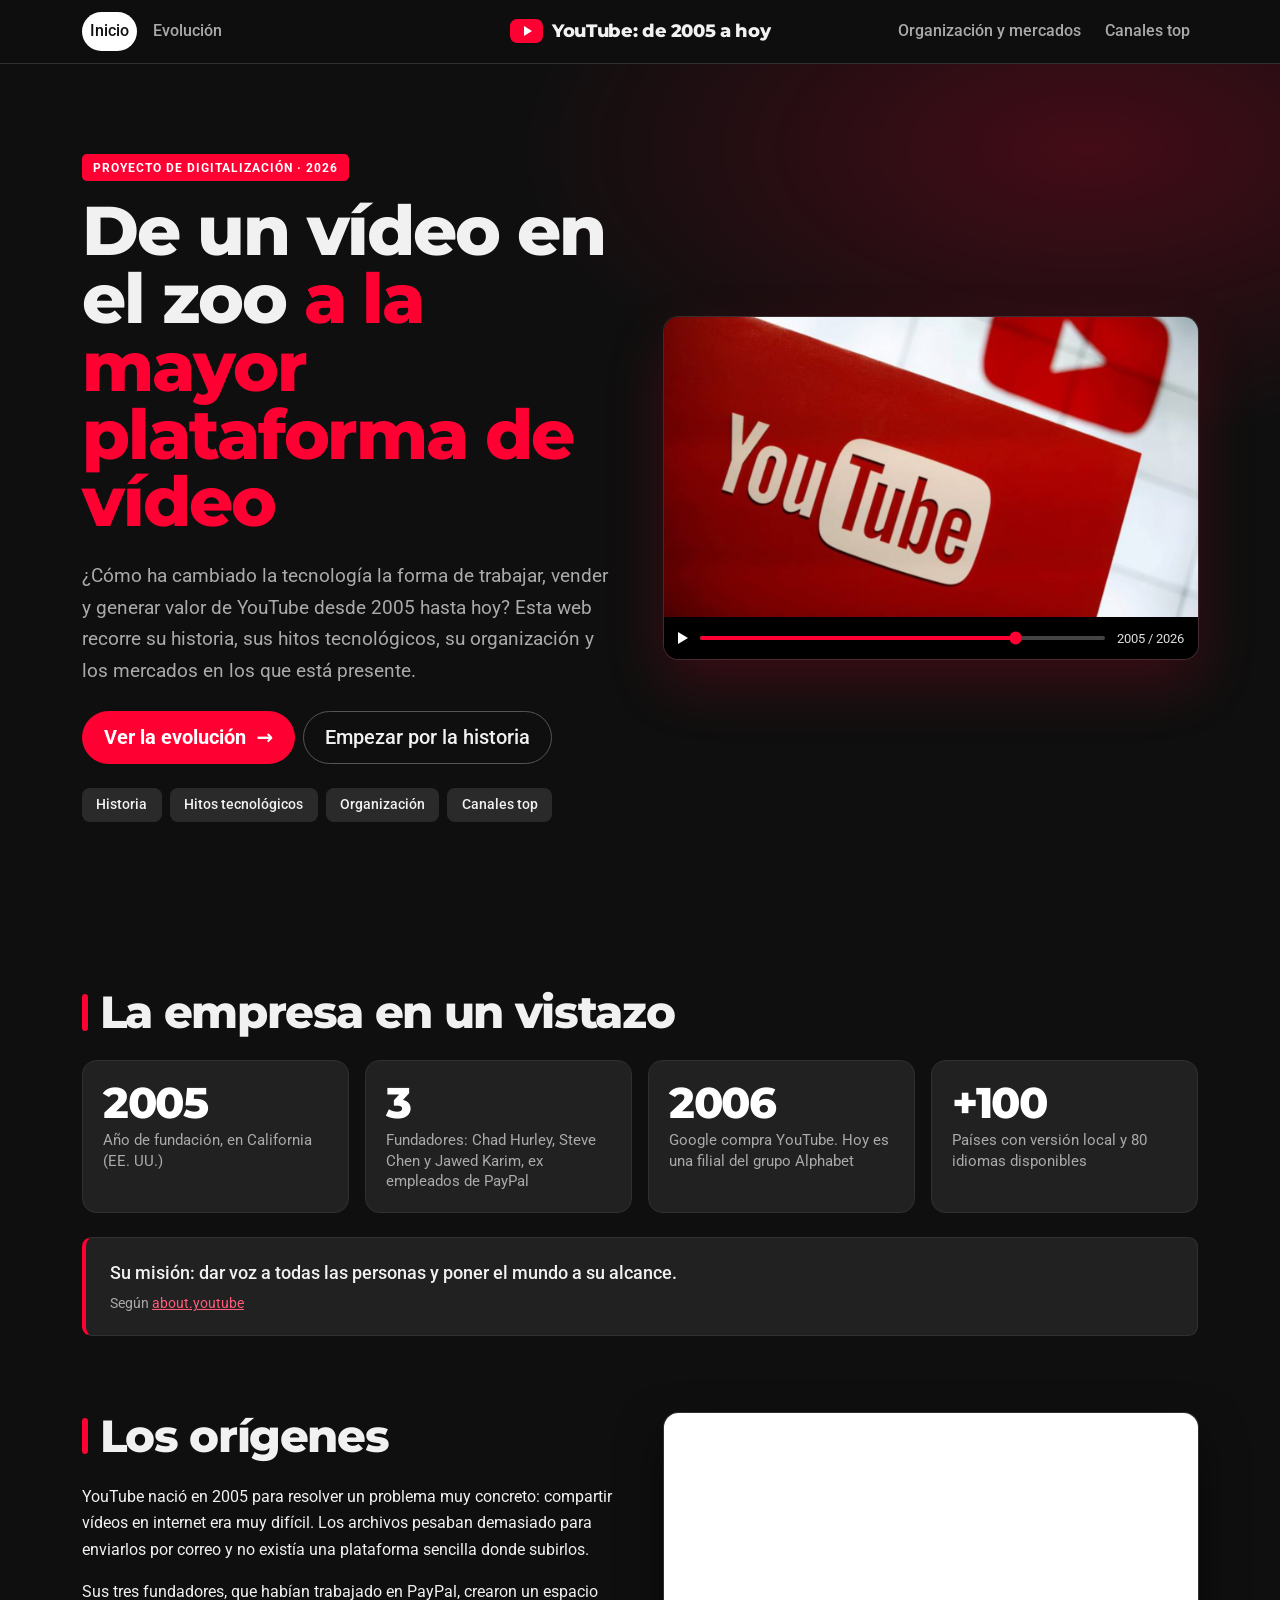
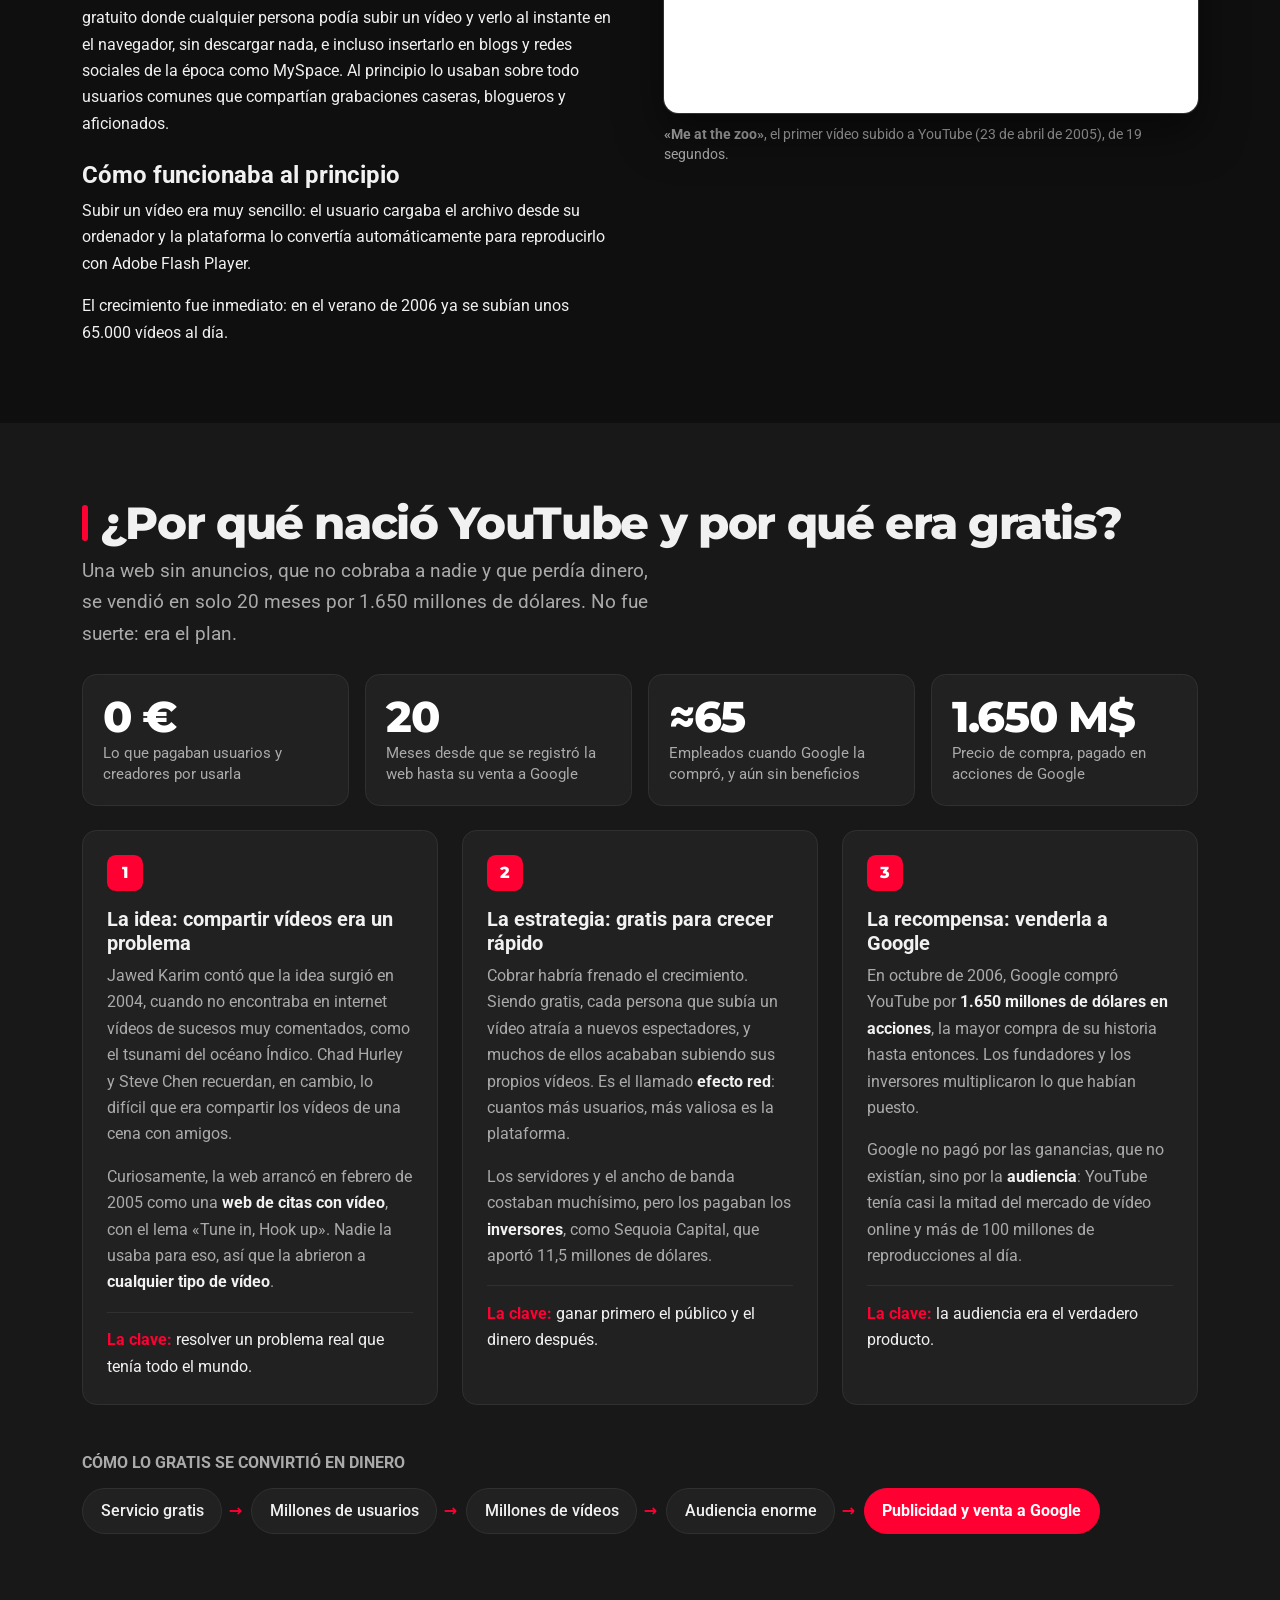
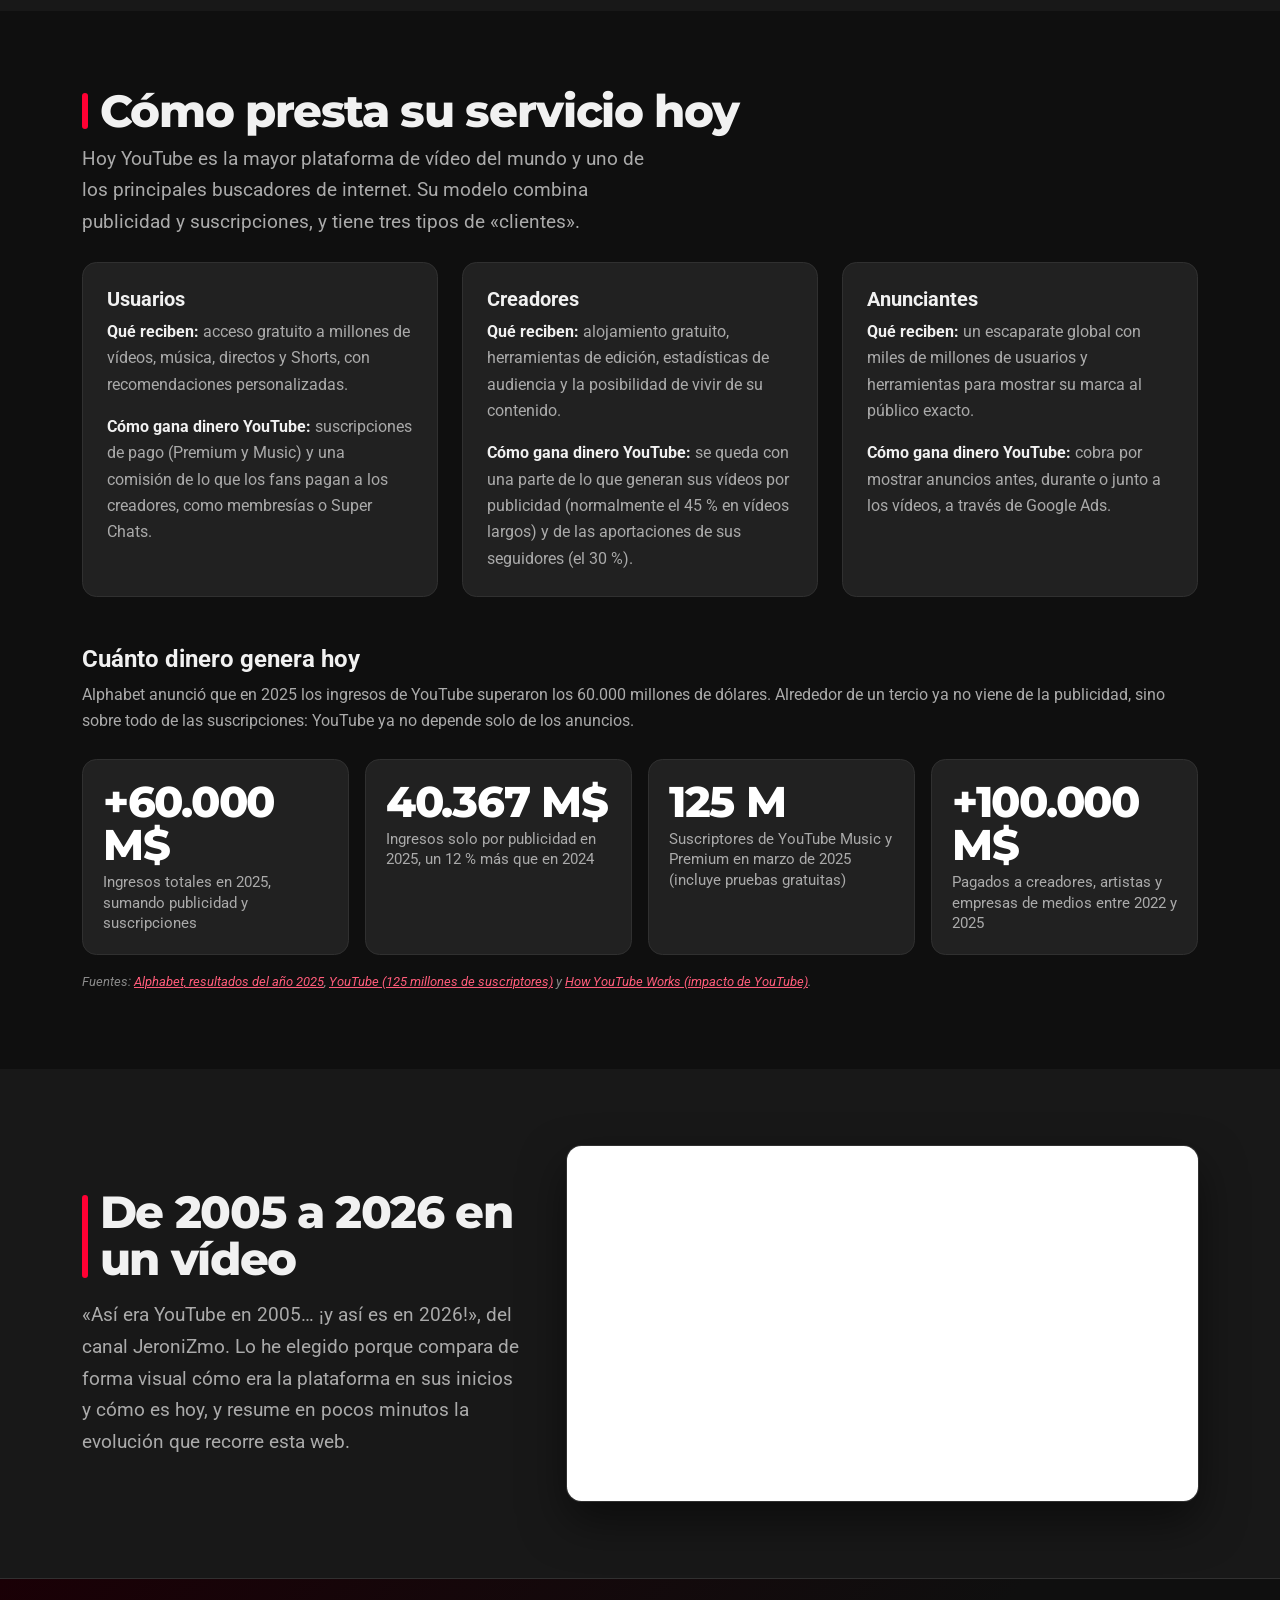
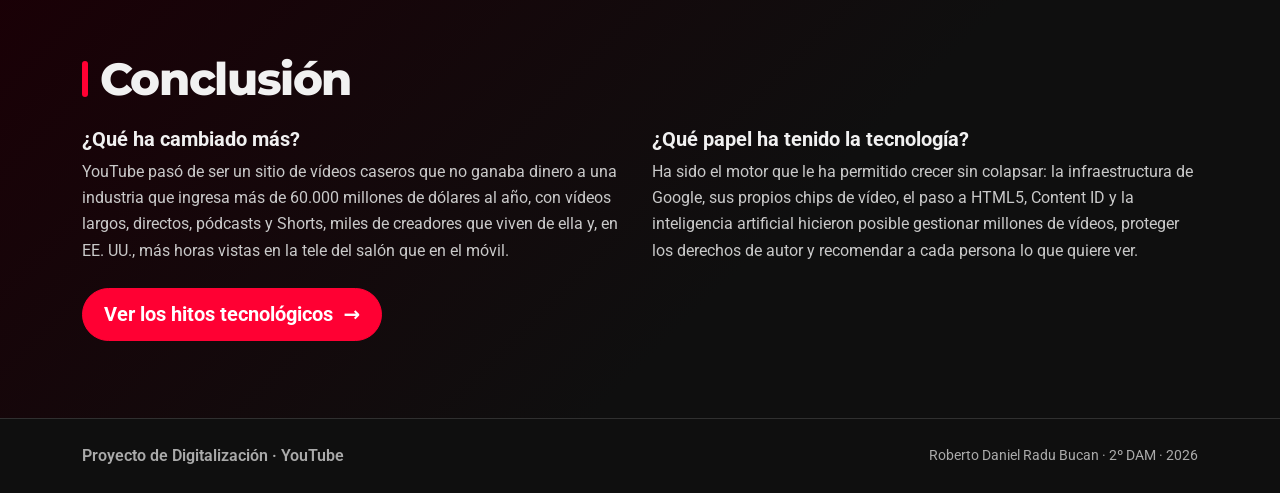
<file: index.html>
<!doctype html>
<html lang="es" data-bs-theme="dark">
<head>
  <meta charset="utf-8">
  <meta name="viewport" content="width=device-width, initial-scale=1">
  <meta name="description" content="Historia de YouTube desde su creación en 2005 y cómo presta hoy su servicio.">
  <title>Inicio | YouTube: de 2005 a hoy</title>
  <!-- Primero Bootstrap, después los estilos del proyecto. -->
  <link href="https://cdn.jsdelivr.net/npm/bootstrap@5.3.9/dist/css/bootstrap.min.css"
        rel="stylesheet" integrity="sha384-yEPZ7jP9S0QKiUQ0m3jjsO4ProIW7wvR9gXkI7JOGa2XVsw53Yke2bsdkBbjmmiX"
        crossorigin="anonymous">
  <!-- Tipografías: Montserrat para los titulares y Roboto (la de YouTube) para el texto. -->
  <link rel="preconnect" href="https://fonts.googleapis.com">
  <link rel="preconnect" href="https://fonts.gstatic.com" crossorigin>
  <link href="https://fonts.googleapis.com/css2?family=Montserrat:wght@700;800;900&family=Roboto:wght@400;500;700;900&display=swap" rel="stylesheet">
  <link rel="stylesheet" href="css/style.css">
</head>
<body class="d-flex flex-column min-vh-100">
  <a class="visually-hidden-focusable saltar-contenido" href="#contenido">Saltar al contenido</a>

  <!-- Cabecera con el logo en el centro y el menú partido en dos <nav>.
       En móvil los dos menús se pliegan juntos con el mismo botón. -->
  <header class="navbar navbar-expand-lg fixed-top menu-principal">
    <div class="container menu-partido">
      <nav class="collapse navbar-collapse menu-colapsable menu-izquierdo" id="menuIzquierdo" aria-label="Navegación principal (primera parte)">
        <ul class="navbar-nav gap-lg-2">
          <li class="nav-item"><a class="nav-link active" href="index.html" aria-current="page">Inicio</a></li>
          <li class="nav-item"><a class="nav-link" href="evolucion.html">Evolución</a></li>
        </ul>
      </nav>
      <a class="navbar-brand logo" href="index.html">
        <span class="logo-icono" aria-hidden="true"></span> YouTube: de 2005 a hoy
      </a>
      <nav class="collapse navbar-collapse menu-colapsable menu-derecho" id="menuDerecho" aria-label="Navegación principal (segunda parte)">
        <ul class="navbar-nav gap-lg-2">
          <li class="nav-item"><a class="nav-link" href="organizacion.html">Organización y mercados</a></li>
          <li class="nav-item"><a class="nav-link" href="canales.html">Canales top</a></li>
        </ul>
      </nav>
      <button class="navbar-toggler" type="button" data-bs-toggle="collapse"
              data-bs-target=".menu-colapsable" aria-controls="menuIzquierdo menuDerecho"
              aria-expanded="false" aria-label="Mostrar u ocultar la navegación">
        <span class="navbar-toggler-icon"></span>
      </button>
    </div>
  </header>

  <main id="contenido" tabindex="-1">
    <!-- Hero con dos columnas a partir de pantallas grandes. -->
    <section class="portada" aria-labelledby="titulo-inicio">
      <div class="container">
        <div class="row align-items-center g-4 g-lg-5">
          <div class="col-lg-6">
            <p class="etiqueta-superior mb-3">Proyecto de Digitalización · 2026</p>
            <h1 id="titulo-inicio" class="portada-titulo">De un vídeo en el zoo <span>a la mayor plataforma de vídeo</span></h1>
            <p class="introduccion mt-4 mb-4">
              ¿Cómo ha cambiado la tecnología la forma de trabajar, vender y generar valor de YouTube
              desde 2005 hasta hoy? Esta web recorre su historia, sus hitos tecnológicos, su organización
              y los mercados en los que está presente.
            </p>
            <div class="d-flex flex-wrap gap-2">
              <a class="btn boton-rojo btn-lg" href="evolucion.html">
                Ver la evolución <span aria-hidden="true">→</span>
              </a>
              <a class="btn boton-borde btn-lg" href="#historia">Empezar por la historia</a>
            </div>
            <ul class="etiquetas-temas list-unstyled mt-4 mb-0" aria-label="Temas de la web">
              <li><a href="#historia">Historia</a></li>
              <li><a href="evolucion.html">Hitos tecnológicos</a></li>
              <li><a href="organizacion.html">Organización</a></li>
              <li><a href="canales.html">Canales top</a></li>
            </ul>
          </div>
          <div class="col-lg-6">
            <div class="portada-imagen reproductor">
              <img src="img/youtube-logo-oficina.jpg" width="1280" height="720" class="img-fluid"
                   alt="Logotipo de YouTube en blanco sobre un panel rojo en unas oficinas">
              <!-- Barra decorativa que imita el reproductor de YouTube. -->
              <div class="reproductor-barra" aria-hidden="true">
                <span class="reproductor-progreso"></span>
                <span class="reproductor-tiempo">2005 / 2026</span>
              </div>
            </div>
          </div>
        </div>
      </div>
    </section>

    <!-- Ficha rápida de la empresa. -->
    <section class="seccion pb-0" aria-labelledby="titulo-ficha">
      <div class="container">
        <h2 id="titulo-ficha" class="titulo-seccion mb-4">La empresa en un vistazo</h2>
        <div class="row row-cols-2 row-cols-lg-4 g-3">
          <div class="col"><div class="tarjeta-dato h-100"><span class="dato-numero">2005</span><span class="dato-texto">Año de fundación, en California (EE. UU.)</span></div></div>
          <div class="col"><div class="tarjeta-dato h-100"><span class="dato-numero">3</span><span class="dato-texto">Fundadores: Chad Hurley, Steve Chen y Jawed Karim, ex empleados de PayPal</span></div></div>
          <div class="col"><div class="tarjeta-dato h-100"><span class="dato-numero">2006</span><span class="dato-texto">Google compra YouTube. Hoy es una filial del grupo Alphabet</span></div></div>
          <div class="col"><div class="tarjeta-dato h-100"><span class="dato-numero">+100</span><span class="dato-texto">Países con versión local y 80 idiomas disponibles</span></div></div>
        </div>
        <blockquote class="mision mt-4 mb-0">
          <p class="mb-1">Su misión: dar voz a todas las personas y poner el mundo a su alcance.</p>
          <footer>Según <a href="https://about.youtube/" target="_blank" rel="noopener">about.youtube</a></footer>
        </blockquote>
      </div>
    </section>

    <!-- Historia: orígenes y primeras etapas. -->
    <section id="historia" class="seccion" aria-labelledby="titulo-historia">
      <div class="container">
        <div class="row g-4 g-lg-5 align-items-start">
          <div class="col-lg-6">
            <h2 id="titulo-historia" class="titulo-seccion mb-4">Los orígenes</h2>
            <p>
              YouTube nació en 2005 para resolver un problema muy concreto: compartir vídeos en internet era
              muy difícil. Los archivos pesaban demasiado para enviarlos por correo y no existía una plataforma
              sencilla donde subirlos.
            </p>
            <p>
              Sus tres fundadores, que habían trabajado en PayPal, crearon un espacio gratuito donde cualquier
              persona podía subir un vídeo y verlo al instante en el navegador, sin descargar nada, e incluso
              insertarlo en blogs y redes sociales de la época como MySpace. Al principio lo usaban sobre todo
              usuarios comunes que compartían grabaciones caseras, blogueros y aficionados.
            </p>
            <h3 class="h4 fw-bold mt-4">Cómo funcionaba al principio</h3>
            <p>
              Subir un vídeo era muy sencillo: el usuario cargaba el archivo desde su ordenador y la plataforma
              lo convertía automáticamente para reproducirlo con Adobe Flash Player.
            </p>
            <p class="mb-0">
              El crecimiento fue inmediato: en el verano de 2006 ya se subían unos 65.000 vídeos al día.
            </p>
          </div>
          <div class="col-lg-6">
            <figure class="video-con-pie mb-0">
              <div class="ratio ratio-16x9">
                <iframe src="https://www.youtube-nocookie.com/embed/jNQXAC9IVRw" title="Me at the zoo, primer vídeo de YouTube"
                        loading="lazy" allow="accelerometer; encrypted-media; gyroscope; picture-in-picture"
                        referrerpolicy="strict-origin-when-cross-origin" allowfullscreen></iframe>
              </div>
              <figcaption>
                <strong>«Me at the zoo»</strong>, el primer vídeo subido a YouTube (23 de abril de 2005), de 19 segundos.
              </figcaption>
            </figure>
          </div>
        </div>
      </div>
    </section>

    <!-- Por qué nació y por qué era gratis: tres pasos y la cadena de valor. -->
    <section class="seccion seccion-gris" aria-labelledby="titulo-gratis">
      <div class="container">
        <h2 id="titulo-gratis" class="titulo-seccion mb-2">¿Por qué nació YouTube y por qué era gratis?</h2>
        <p class="introduccion mb-4">
          Una web sin anuncios, que no cobraba a nadie y que perdía dinero, se vendió en solo 20 meses
          por 1.650 millones de dólares. No fue suerte: era el plan.
        </p>

        <!-- Cifras clave del plan. -->
        <div class="row row-cols-2 row-cols-lg-4 g-3 mb-4">
          <div class="col"><div class="tarjeta-dato h-100"><span class="dato-numero">0 €</span><span class="dato-texto">Lo que pagaban usuarios y creadores por usarla</span></div></div>
          <div class="col"><div class="tarjeta-dato h-100"><span class="dato-numero">20</span><span class="dato-texto">Meses desde que se registró la web hasta su venta a Google</span></div></div>
          <div class="col"><div class="tarjeta-dato h-100"><span class="dato-numero">≈65</span><span class="dato-texto">Empleados cuando Google la compró, y aún sin beneficios</span></div></div>
          <div class="col"><div class="tarjeta-dato h-100"><span class="dato-numero">1.650 M$</span><span class="dato-texto">Precio de compra, pagado en acciones de Google</span></div></div>
        </div>

        <!-- Los tres pasos del plan. -->
        <ol class="row row-cols-1 row-cols-md-3 g-3 g-lg-4 list-unstyled mb-0">
          <li class="col">
            <article class="card tarjeta h-100">
              <div class="card-body p-4">
                <span class="paso-numero" aria-hidden="true">1</span>
                <h3 class="h5 fw-bold mt-3">La idea: compartir vídeos era un problema</h3>
                <p>Jawed Karim contó que la idea surgió en 2004, cuando no encontraba en internet vídeos de sucesos muy comentados, como el tsunami del océano Índico. Chad Hurley y Steve Chen recuerdan, en cambio, lo difícil que era compartir los vídeos de una cena con amigos.</p>
                <p>Curiosamente, la web arrancó en febrero de 2005 como una <strong>web de citas con vídeo</strong>, con el lema «Tune in, Hook up». Nadie la usaba para eso, así que la abrieron a <strong>cualquier tipo de vídeo</strong>.</p>
                <p class="paso-clave mb-0"><strong>La clave:</strong> resolver un problema real que tenía todo el mundo.</p>
              </div>
            </article>
          </li>
          <li class="col">
            <article class="card tarjeta h-100">
              <div class="card-body p-4">
                <span class="paso-numero" aria-hidden="true">2</span>
                <h3 class="h5 fw-bold mt-3">La estrategia: gratis para crecer rápido</h3>
                <p>Cobrar habría frenado el crecimiento. Siendo gratis, cada persona que subía un vídeo atraía a nuevos espectadores, y muchos de ellos acababan subiendo sus propios vídeos. Es el llamado <strong>efecto red</strong>: cuantos más usuarios, más valiosa es la plataforma.</p>
                <p>Los servidores y el ancho de banda costaban muchísimo, pero los pagaban los <strong>inversores</strong>, como Sequoia Capital, que aportó 11,5 millones de dólares.</p>
                <p class="paso-clave mb-0"><strong>La clave:</strong> ganar primero el público y el dinero después.</p>
              </div>
            </article>
          </li>
          <li class="col">
            <article class="card tarjeta h-100">
              <div class="card-body p-4">
                <span class="paso-numero" aria-hidden="true">3</span>
                <h3 class="h5 fw-bold mt-3">La recompensa: venderla a Google</h3>
                <p>En octubre de 2006, Google compró YouTube por <strong>1.650 millones de dólares en acciones</strong>, la mayor compra de su historia hasta entonces. Los fundadores y los inversores multiplicaron lo que habían puesto.</p>
                <p>Google no pagó por las ganancias, que no existían, sino por la <strong>audiencia</strong>: YouTube tenía casi la mitad del mercado de vídeo online y más de 100 millones de reproducciones al día.</p>
                <p class="paso-clave mb-0"><strong>La clave:</strong> la audiencia era el verdadero producto.</p>
              </div>
            </article>
          </li>
        </ol>

        <!-- Cadena de valor: cómo lo gratis se convierte en dinero. -->
        <h3 class="h6 fw-bold text-uppercase texto-gris mt-5 mb-3">Cómo lo gratis se convirtió en dinero</h3>
        <ol class="cadena-valor list-unstyled mb-0">
          <li>Servicio gratis</li>
          <li>Millones de usuarios</li>
          <li>Millones de vídeos</li>
          <li>Audiencia enorme</li>
          <li class="cadena-final">Publicidad y venta a Google</li>
        </ol>
      </div>
    </section>

    <!-- Una columna en móvil y tres a partir del breakpoint md. -->
    <section class="seccion" aria-labelledby="titulo-hoy">
      <div class="container">
        <h2 id="titulo-hoy" class="titulo-seccion mb-2">Cómo presta su servicio hoy</h2>
        <p class="introduccion mb-4">
          Hoy YouTube es la mayor plataforma de vídeo del mundo y uno de los principales buscadores de internet.
          Su modelo combina publicidad y suscripciones, y tiene tres tipos de «clientes».
        </p>
        <div class="row row-cols-1 row-cols-md-3 g-3 g-lg-4">
          <div class="col">
            <article class="card tarjeta h-100">
              <div class="card-body p-4">
                <h3 class="h5 fw-bold">Usuarios</h3>
                <p><strong>Qué reciben:</strong> acceso gratuito a millones de vídeos, música, directos y Shorts, con recomendaciones personalizadas.</p>
                <p class="mb-0"><strong>Cómo gana dinero YouTube:</strong> suscripciones de pago (Premium y Music) y una comisión de lo que los fans pagan a los creadores, como membresías o Super Chats.</p>
              </div>
            </article>
          </div>
          <div class="col">
            <article class="card tarjeta h-100">
              <div class="card-body p-4">
                <h3 class="h5 fw-bold">Creadores</h3>
                <p><strong>Qué reciben:</strong> alojamiento gratuito, herramientas de edición, estadísticas de audiencia y la posibilidad de vivir de su contenido.</p>
                <p class="mb-0"><strong>Cómo gana dinero YouTube:</strong> se queda con una parte de lo que generan sus vídeos por publicidad (normalmente el 45 % en vídeos largos) y de las aportaciones de sus seguidores (el 30 %).</p>
              </div>
            </article>
          </div>
          <div class="col">
            <article class="card tarjeta h-100">
              <div class="card-body p-4">
                <h3 class="h5 fw-bold">Anunciantes</h3>
                <p><strong>Qué reciben:</strong> un escaparate global con miles de millones de usuarios y herramientas para mostrar su marca al público exacto.</p>
                <p class="mb-0"><strong>Cómo gana dinero YouTube:</strong> cobra por mostrar anuncios antes, durante o junto a los vídeos, a través de Google Ads.</p>
              </div>
            </article>
          </div>
        </div>

        <!-- Cifras de negocio actuales. -->
        <h3 class="h4 fw-bold mt-5 mb-2">Cuánto dinero genera hoy</h3>
        <p class="texto-gris mb-4">
          Alphabet anunció que en 2025 los ingresos de YouTube superaron los 60.000 millones de dólares. Alrededor de un tercio
          ya no viene de la publicidad, sino sobre todo de las suscripciones: YouTube ya no depende solo de los anuncios.
        </p>
        <div class="row row-cols-2 row-cols-lg-4 g-3">
          <div class="col"><div class="tarjeta-dato h-100"><span class="dato-numero">+60.000 M$</span><span class="dato-texto">Ingresos totales en 2025, sumando publicidad y suscripciones</span></div></div>
          <div class="col"><div class="tarjeta-dato h-100"><span class="dato-numero">40.367 M$</span><span class="dato-texto">Ingresos solo por publicidad en 2025, un 12&nbsp;% más que en 2024</span></div></div>
          <div class="col"><div class="tarjeta-dato h-100"><span class="dato-numero">125 M</span><span class="dato-texto">Suscriptores de YouTube Music y Premium en marzo de 2025 (incluye pruebas gratuitas)</span></div></div>
          <div class="col"><div class="tarjeta-dato h-100"><span class="dato-numero">+100.000 M$</span><span class="dato-texto">Pagados a creadores, artistas y empresas de medios entre 2022 y 2025</span></div></div>
        </div>
        <p class="dato-fuente mt-3 mb-0">
          Fuentes: <a href="https://www.sec.gov/Archives/edgar/data/1652044/000165204426000012/googexhibit991q42025.htm" target="_blank" rel="noopener">Alphabet, resultados del año 2025</a>,
          <a href="https://artists.youtube/news/lyors-letter-125m-subscribers/" target="_blank" rel="noopener">YouTube (125 millones de suscriptores)</a>
          y <a href="https://www.youtube.com/howyoutubeworks/youtubes-impact/" target="_blank" rel="noopener">How YouTube Works (impacto de YouTube)</a>.
        </p>
      </div>
    </section>

    <!-- Vídeo sobre la evolución de YouTube. -->
    <section class="seccion seccion-gris" aria-labelledby="titulo-video">
      <div class="container">
        <div class="row g-4 g-lg-5 align-items-center">
          <div class="col-lg-5">
            <h2 id="titulo-video" class="titulo-seccion mb-3">De 2005 a 2026 en un vídeo</h2>
            <p class="introduccion mb-0">
              «Así era YouTube en 2005… ¡y así es en 2026!», del canal JeroniZmo. Lo he elegido porque compara
              de forma visual cómo era la plataforma en sus inicios y cómo es hoy, y resume en pocos minutos
              la evolución que recorre esta web.
            </p>
          </div>
          <div class="col-lg-7">
            <div class="ratio ratio-16x9 video-marco">
              <iframe src="https://www.youtube-nocookie.com/embed/ozm5P4v6Fe4" title="Así era YouTube en 2005… ¡y así es en 2026!, vídeo de JeroniZmo"
                      loading="lazy" allow="accelerometer; encrypted-media; gyroscope; picture-in-picture"
                        referrerpolicy="strict-origin-when-cross-origin" allowfullscreen></iframe>
            </div>
          </div>
        </div>
      </div>
    </section>

    <!-- Conclusión y enlace a la siguiente página. -->
    <section class="seccion seccion-oscura" aria-labelledby="titulo-conclusion">
      <div class="container">
        <h2 id="titulo-conclusion" class="titulo-seccion mb-4">Conclusión</h2>
        <div class="row g-4">
          <div class="col-md-6">
            <h3 class="h5 fw-bold">¿Qué ha cambiado más?</h3>
            <p class="mb-0">YouTube pasó de ser un sitio de vídeos caseros que no ganaba dinero a una industria que ingresa más de 60.000 millones de dólares al año, con vídeos largos, directos, pódcasts y Shorts, miles de creadores que viven de ella y, en EE. UU., más horas vistas en la tele del salón que en el móvil.</p>
          </div>
          <div class="col-md-6">
            <h3 class="h5 fw-bold">¿Qué papel ha tenido la tecnología?</h3>
            <p class="mb-0">Ha sido el motor que le ha permitido crecer sin colapsar: la infraestructura de Google, sus propios chips de vídeo, el paso a HTML5, Content ID y la inteligencia artificial hicieron posible gestionar millones de vídeos, proteger los derechos de autor y recomendar a cada persona lo que quiere ver.</p>
          </div>
        </div>
        <a class="btn boton-rojo btn-lg mt-4" href="evolucion.html">Ver los hitos tecnológicos <span aria-hidden="true">→</span></a>
      </div>
    </section>
  </main>

  <!-- Pie común a todas las páginas. -->
  <footer class="pie-pagina mt-auto">
    <div class="container d-flex flex-wrap align-items-center justify-content-between gap-2">
      <span class="fw-semibold">Proyecto de Digitalización · YouTube</span>
      <small>Roberto Daniel Radu Bucan · 2º DAM · 2026</small>
    </div>
  </footer>

  <!-- El bundle activa los componentes con atributos data-bs-*. -->
  <script src="https://cdn.jsdelivr.net/npm/bootstrap@5.3.9/dist/js/bootstrap.bundle.min.js"
          integrity="sha384-WyOxWvTyr1QaMPfiPJSv76iReVthorl5uWlFtZPyK0IEB0hGzo9y5Bp9mYanr8Bu"
          crossorigin="anonymous"></script>
</body>
</html>
</file>
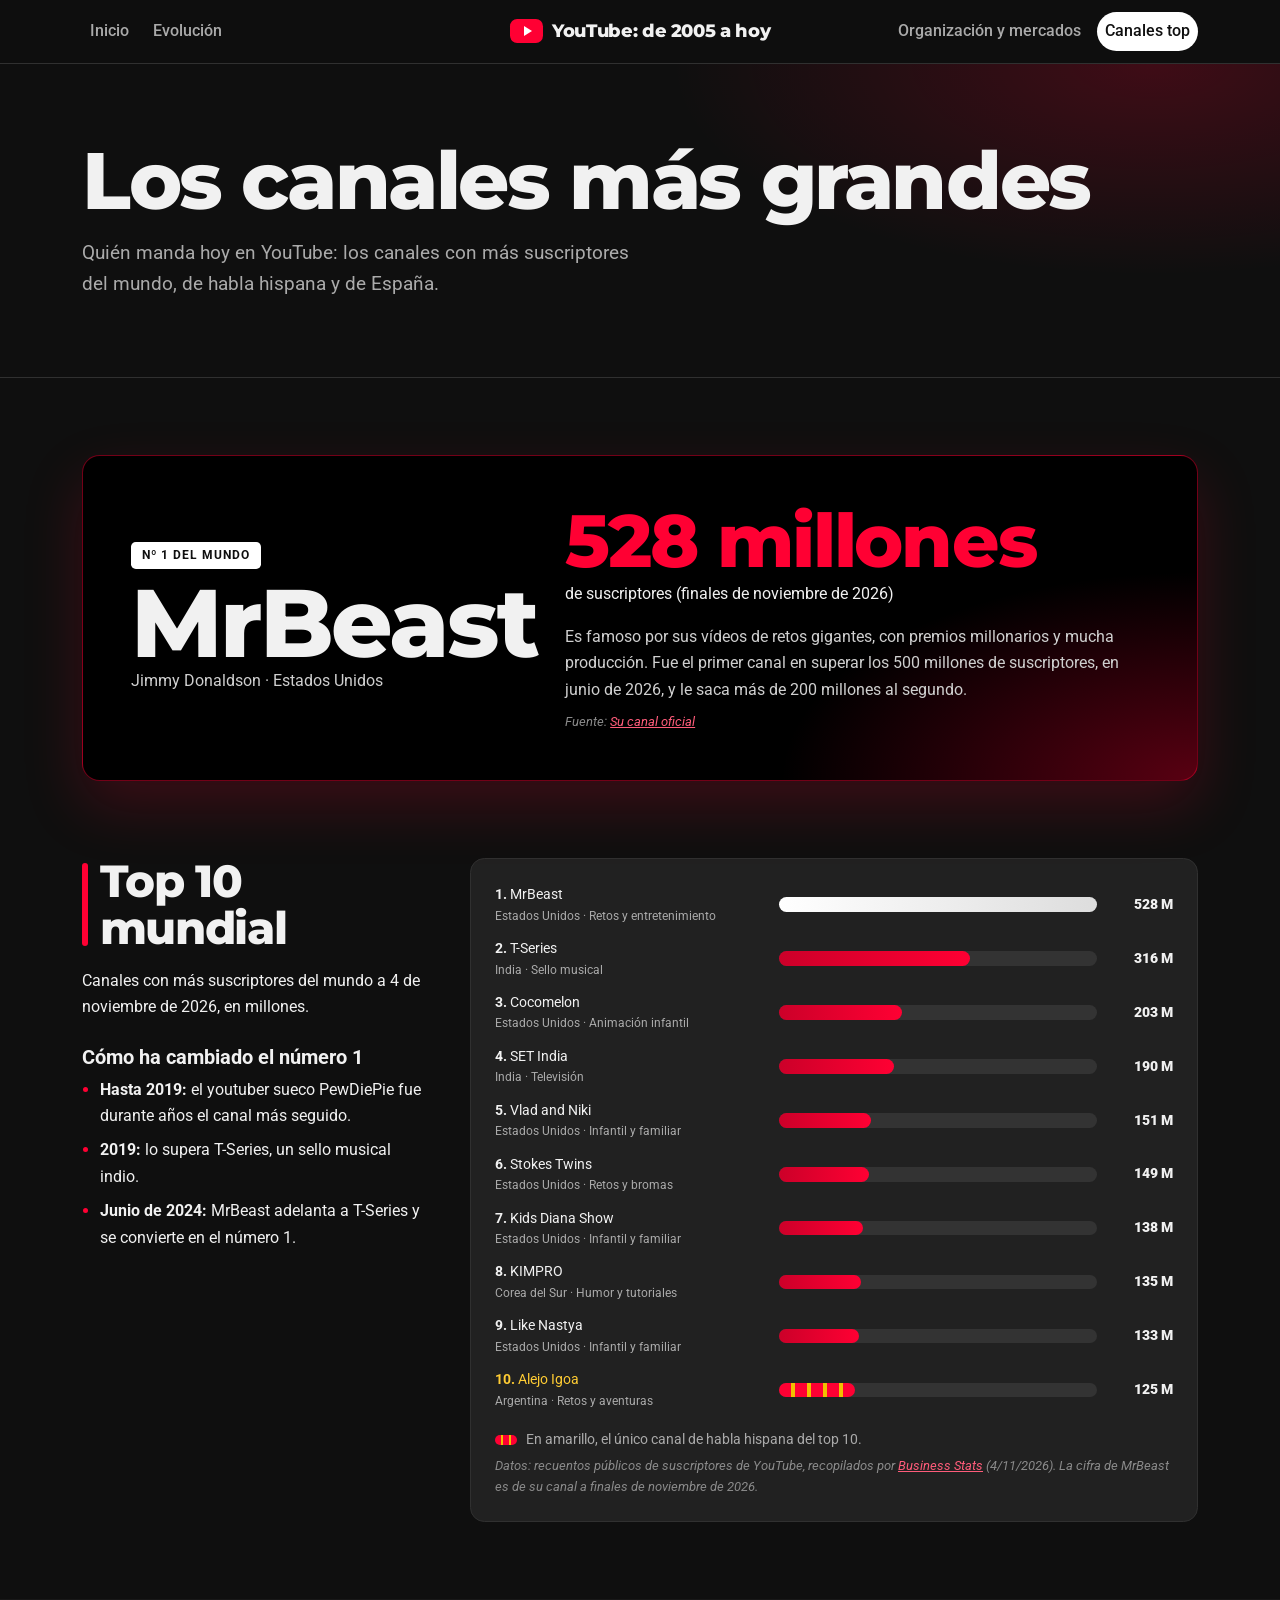
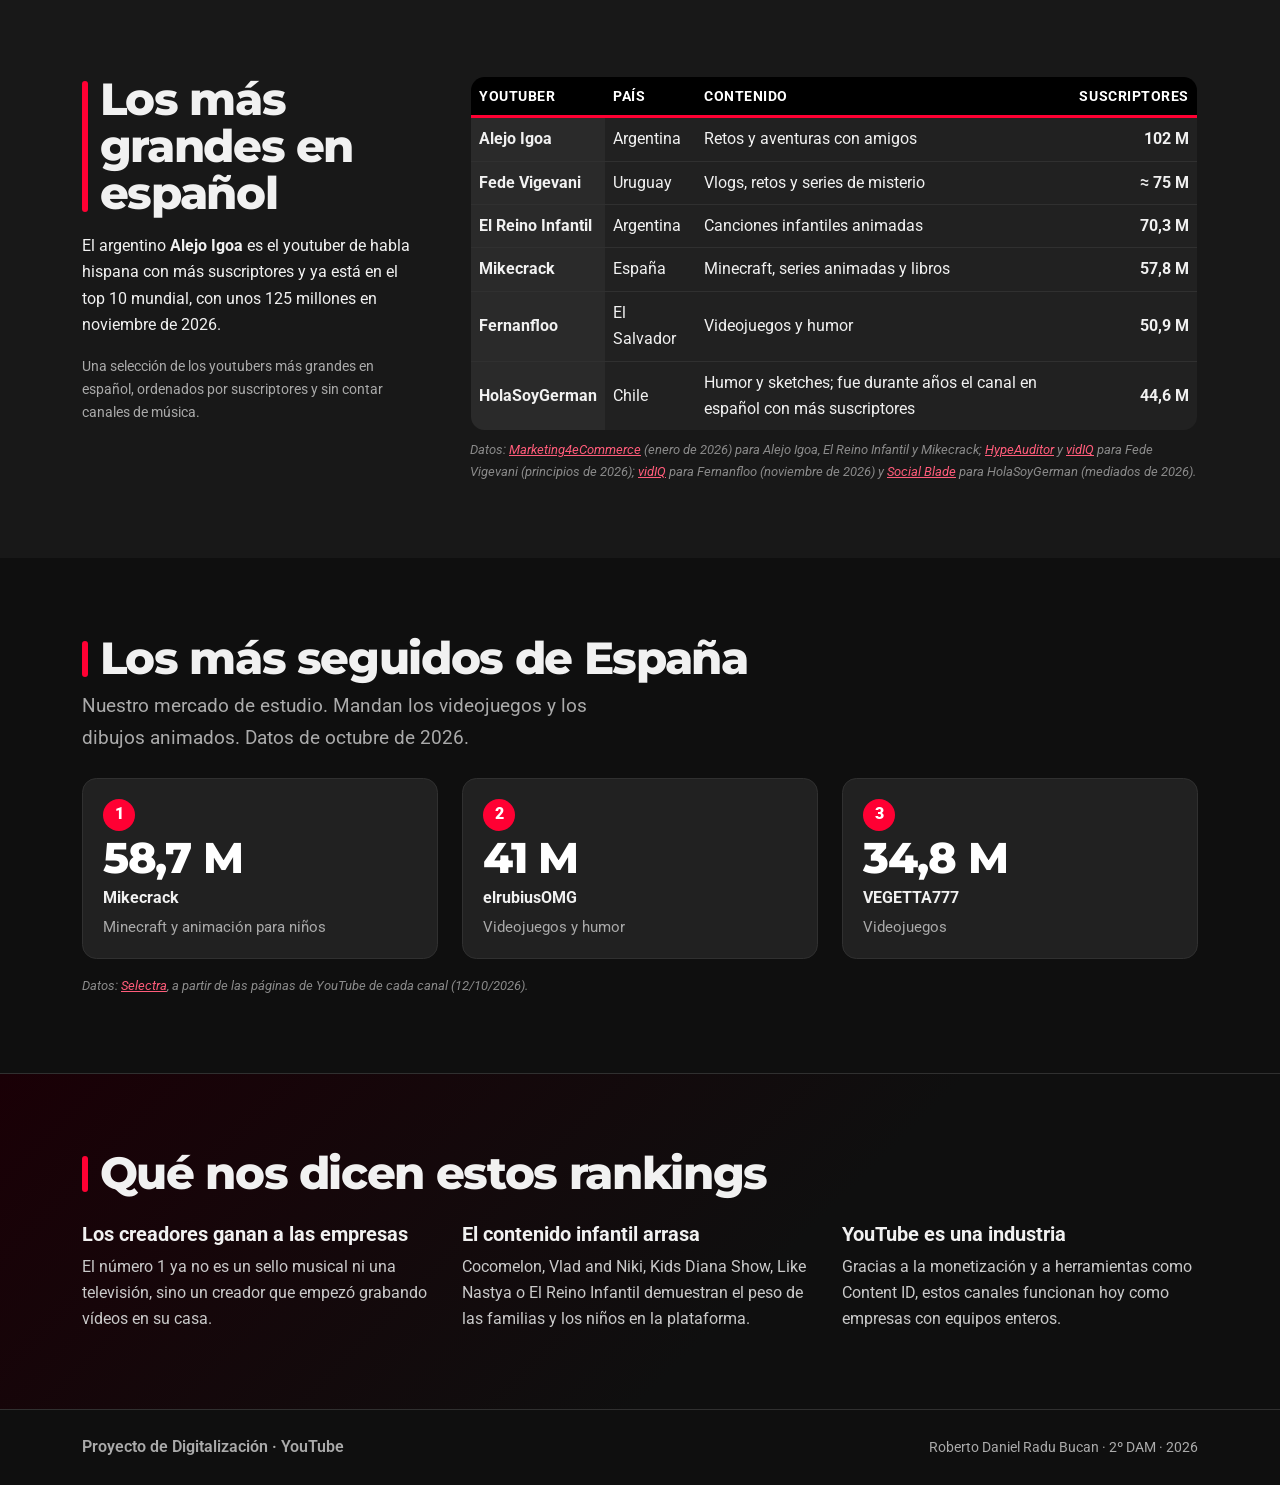
<file: canales.html>
<!doctype html>
<html lang="es" data-bs-theme="dark">
<head>
  <meta charset="utf-8">
  <meta name="viewport" content="width=device-width, initial-scale=1">
  <meta name="description" content="Los canales de YouTube con más suscriptores del mundo, en español y en España en 2026.">
  <title>Canales top | YouTube: de 2005 a hoy</title>
  <!-- Primero Bootstrap, después los estilos del proyecto. -->
  <link href="https://cdn.jsdelivr.net/npm/bootstrap@5.3.9/dist/css/bootstrap.min.css"
        rel="stylesheet" integrity="sha384-yEPZ7jP9S0QKiUQ0m3jjsO4ProIW7wvR9gXkI7JOGa2XVsw53Yke2bsdkBbjmmiX"
        crossorigin="anonymous">
  <!-- Tipografías: Montserrat para los titulares y Roboto (la de YouTube) para el texto. -->
  <link rel="preconnect" href="https://fonts.googleapis.com">
  <link rel="preconnect" href="https://fonts.gstatic.com" crossorigin>
  <link href="https://fonts.googleapis.com/css2?family=Montserrat:wght@700;800;900&family=Roboto:wght@400;500;700;900&display=swap" rel="stylesheet">
  <link rel="stylesheet" href="css/style.css">
</head>
<body class="d-flex flex-column min-vh-100">
  <a class="visually-hidden-focusable saltar-contenido" href="#contenido">Saltar al contenido</a>

  <!-- Cabecera con el logo en el centro y el menú partido en dos <nav>.
       En móvil los dos menús se pliegan juntos con el mismo botón. -->
  <header class="navbar navbar-expand-lg fixed-top menu-principal">
    <div class="container menu-partido">
      <nav class="collapse navbar-collapse menu-colapsable menu-izquierdo" id="menuIzquierdo" aria-label="Navegación principal (primera parte)">
        <ul class="navbar-nav gap-lg-2">
          <li class="nav-item"><a class="nav-link" href="index.html">Inicio</a></li>
          <li class="nav-item"><a class="nav-link" href="evolucion.html">Evolución</a></li>
        </ul>
      </nav>
      <a class="navbar-brand logo" href="index.html">
        <span class="logo-icono" aria-hidden="true"></span> YouTube: de 2005 a hoy
      </a>
      <nav class="collapse navbar-collapse menu-colapsable menu-derecho" id="menuDerecho" aria-label="Navegación principal (segunda parte)">
        <ul class="navbar-nav gap-lg-2">
          <li class="nav-item"><a class="nav-link" href="organizacion.html">Organización y mercados</a></li>
          <li class="nav-item"><a class="nav-link active" href="canales.html" aria-current="page">Canales top</a></li>
        </ul>
      </nav>
      <button class="navbar-toggler" type="button" data-bs-toggle="collapse"
              data-bs-target=".menu-colapsable" aria-controls="menuIzquierdo menuDerecho"
              aria-expanded="false" aria-label="Mostrar u ocultar la navegación">
        <span class="navbar-toggler-icon"></span>
      </button>
    </div>
  </header>

  <main id="contenido" tabindex="-1">
    <header class="cabecera-pagina">
      <div class="container">
        <h1 class="titulo-pagina">Los canales más grandes</h1>
        <p class="introduccion mb-0">
          Quién manda hoy en YouTube: los canales con más suscriptores del mundo, de habla hispana y de España.
        </p>
      </div>
    </header>

    <!-- Número 1 del mundo. -->
    <section class="seccion pb-0" aria-labelledby="titulo-top1">
      <div class="container">
        <div class="numero1-tarjeta">
          <div class="row g-4 align-items-center">
            <div class="col-lg-5">
              <p class="etiqueta-superior etiqueta-superior-clara mb-2">Nº 1 del mundo</p>
              <h2 id="titulo-top1" class="numero1-nombre">MrBeast</h2>
              <p class="numero1-subtitulo mb-0">Jimmy Donaldson · Estados Unidos</p>
            </div>
            <div class="col-lg-7">
              <p class="numero1-cifra mb-1">528 millones</p>
              <p class="mb-3">de suscriptores (finales de noviembre de 2026)</p>
              <p class="mb-0 numero1-texto">
                Es famoso por sus vídeos de retos gigantes, con premios millonarios y mucha producción. Fue el primer canal
                en superar los 500 millones de suscriptores, en junio de 2026, y le saca más de 200 millones al segundo.
              </p>
              <p class="dato-fuente mt-2 mb-0">Fuente: <a href="https://www.youtube.com/@MrBeast" target="_blank" rel="noopener">Su canal oficial</a></p>
            </div>
          </div>
        </div>
      </div>
    </section>

    <!-- Top 10 mundial. -->
    <section class="seccion" aria-labelledby="titulo-mundo">
      <div class="container">
        <div class="row g-4 g-lg-5">
          <div class="col-lg-4">
            <h2 id="titulo-mundo" class="titulo-seccion mb-3">Top 10 mundial</h2>
            <p>Canales con más suscriptores del mundo a 4 de noviembre de 2026, en millones.</p>
            <h3 class="h5 fw-bold mt-4">Cómo ha cambiado el número 1</h3>
            <ul class="lista-historia">
              <li><b>Hasta 2019:</b> el youtuber sueco PewDiePie fue durante años el canal más seguido.</li>
              <li><b>2019:</b> lo supera T-Series, un sello musical indio.</li>
              <li><b>Junio de 2024:</b> MrBeast adelanta a T-Series y se convierte en el número 1.</li>
            </ul>
          </div>
          <div class="col-lg-8">
            <div class="tarjeta-grafico">
            <div class="barra-fila barra-fila-ancha barra-primero">
              <span class="barra-nombre"><b>1.</b> MrBeast <small>Estados Unidos · Retos y entretenimiento</small></span>
              <div class="barra-fondo" role="img" aria-label="MrBeast: 528 millones"><div class="barra-relleno" style="width:100.0%"></div></div>
              <span class="barra-valor">528 M</span>
            </div>
            <div class="barra-fila barra-fila-ancha">
              <span class="barra-nombre"><b>2.</b> T-Series <small>India · Sello musical</small></span>
              <div class="barra-fondo" role="img" aria-label="T-Series: 316 millones"><div class="barra-relleno" style="width:60.2%"></div></div>
              <span class="barra-valor">316 M</span>
            </div>
            <div class="barra-fila barra-fila-ancha">
              <span class="barra-nombre"><b>3.</b> Cocomelon <small>Estados Unidos · Animación infantil</small></span>
              <div class="barra-fondo" role="img" aria-label="Cocomelon: 203 millones"><div class="barra-relleno" style="width:38.7%"></div></div>
              <span class="barra-valor">203 M</span>
            </div>
            <div class="barra-fila barra-fila-ancha">
              <span class="barra-nombre"><b>4.</b> SET India <small>India · Televisión</small></span>
              <div class="barra-fondo" role="img" aria-label="SET India: 190 millones"><div class="barra-relleno" style="width:36.2%"></div></div>
              <span class="barra-valor">190 M</span>
            </div>
            <div class="barra-fila barra-fila-ancha">
              <span class="barra-nombre"><b>5.</b> Vlad and Niki <small>Estados Unidos · Infantil y familiar</small></span>
              <div class="barra-fondo" role="img" aria-label="Vlad and Niki: 151 millones"><div class="barra-relleno" style="width:28.8%"></div></div>
              <span class="barra-valor">151 M</span>
            </div>
            <div class="barra-fila barra-fila-ancha">
              <span class="barra-nombre"><b>6.</b> Stokes Twins <small>Estados Unidos · Retos y bromas</small></span>
              <div class="barra-fondo" role="img" aria-label="Stokes Twins: 149 millones"><div class="barra-relleno" style="width:28.4%"></div></div>
              <span class="barra-valor">149 M</span>
            </div>
            <div class="barra-fila barra-fila-ancha">
              <span class="barra-nombre"><b>7.</b> Kids Diana Show <small>Estados Unidos · Infantil y familiar</small></span>
              <div class="barra-fondo" role="img" aria-label="Kids Diana Show: 138 millones"><div class="barra-relleno" style="width:26.3%"></div></div>
              <span class="barra-valor">138 M</span>
            </div>
            <div class="barra-fila barra-fila-ancha">
              <span class="barra-nombre"><b>8.</b> KIMPRO <small>Corea del Sur · Humor y tutoriales</small></span>
              <div class="barra-fondo" role="img" aria-label="KIMPRO: 135 millones"><div class="barra-relleno" style="width:25.7%"></div></div>
              <span class="barra-valor">135 M</span>
            </div>
            <div class="barra-fila barra-fila-ancha">
              <span class="barra-nombre"><b>9.</b> Like Nastya <small>Estados Unidos · Infantil y familiar</small></span>
              <div class="barra-fondo" role="img" aria-label="Like Nastya: 133 millones"><div class="barra-relleno" style="width:25.3%"></div></div>
              <span class="barra-valor">133 M</span>
            </div>
            <div class="barra-fila barra-fila-ancha barra-espanol">
              <span class="barra-nombre"><b>10.</b> Alejo Igoa <small>Argentina · Retos y aventuras</small></span>
              <div class="barra-fondo" role="img" aria-label="Alejo Igoa: 125 millones"><div class="barra-relleno" style="width:23.8%"></div></div>
              <span class="barra-valor">125 M</span>
            </div>
              <p class="small texto-gris mt-3 mb-1"><span class="leyenda-espanol" aria-hidden="true"></span> En amarillo, el único canal de habla hispana del top 10.</p>
              <p class="dato-fuente mb-0">Datos: recuentos públicos de suscriptores de YouTube, recopilados por <a href="https://businesstats.com/?p=7546" target="_blank" rel="noopener">Business Stats</a> (4/11/2026). La cifra de MrBeast es de su canal a finales de noviembre de 2026.</p>
            </div>
          </div>
        </div>
      </div>
    </section>

    <!-- Habla hispana. -->
    <section class="seccion seccion-gris" aria-labelledby="titulo-es">
      <div class="container">
        <div class="row g-4 g-lg-5">
          <div class="col-lg-4">
            <h2 id="titulo-es" class="titulo-seccion mb-3">Los más grandes en español</h2>
            <p>
              El argentino <b>Alejo Igoa</b> es el youtuber de habla hispana con más suscriptores y ya está en el top 10 mundial,
              con unos 125 millones en noviembre de 2026.
            </p>
            <p class="small texto-gris mb-0">Una selección de los youtubers más grandes en español, ordenados por suscriptores y sin contar canales de música.</p>
          </div>
          <div class="col-lg-8">
            <div class="table-responsive">
              <table class="table tabla-comparativa align-middle mb-0">
                <thead><tr><th scope="col">Youtuber</th><th scope="col">País</th><th scope="col">Contenido</th><th scope="col" class="text-end">Suscriptores</th></tr></thead>
                <tbody>
              <tr><th scope="row">Alejo Igoa</th><td>Argentina</td><td>Retos y aventuras con amigos</td><td class="text-end fw-bold">102 M</td></tr>
              <tr><th scope="row">Fede Vigevani</th><td>Uruguay</td><td>Vlogs, retos y series de misterio</td><td class="text-end fw-bold">≈ 75 M</td></tr>
              <tr><th scope="row">El Reino Infantil</th><td>Argentina</td><td>Canciones infantiles animadas</td><td class="text-end fw-bold">70,3 M</td></tr>
              <tr><th scope="row">Mikecrack</th><td>España</td><td>Minecraft, series animadas y libros</td><td class="text-end fw-bold">57,8 M</td></tr>
              <tr><th scope="row">Fernanfloo</th><td>El Salvador</td><td>Videojuegos y humor</td><td class="text-end fw-bold">50,9 M</td></tr>
              <tr><th scope="row">HolaSoyGerman</th><td>Chile</td><td>Humor y sketches; fue durante años el canal en español con más suscriptores</td><td class="text-end fw-bold">44,6 M</td></tr>
                </tbody>
              </table>
            </div>
            <p class="dato-fuente mt-2 mb-0">Datos: <a href="https://marketing4ecommerce.net/top-los-youtubers-en-espanol-con-mas-seguidores-2/" target="_blank" rel="noopener">Marketing4eCommerce</a> (enero de 2026) para Alejo Igoa, El Reino Infantil y Mikecrack;
              <a href="https://hypeauditor.com/top-youtube-all-mexico/most-subscribed/?p=2" target="_blank" rel="noopener">HypeAuditor</a> y <a href="https://vidiq.com/youtube-stats/channel/@fedevigevani/" target="_blank" rel="noopener">vidIQ</a> para Fede Vigevani (principios de 2026);
              <a href="https://vidiq.com/youtube-stats/channel/@fernanfloo/" target="_blank" rel="noopener">vidIQ</a> para Fernanfloo (noviembre de 2026) y
              <a href="https://socialblade.com/youtube/handle/holasoygerman/videos" target="_blank" rel="noopener">Social Blade</a> para HolaSoyGerman (mediados de 2026).</p>
          </div>
        </div>
      </div>
    </section>

    <!-- España. -->
    <section class="seccion" aria-labelledby="titulo-espana">
      <div class="container">
        <h2 id="titulo-espana" class="titulo-seccion mb-2">Los más seguidos de España</h2>
        <p class="introduccion mb-4">Nuestro mercado de estudio. Mandan los videojuegos y los dibujos animados. Datos de octubre de 2026.</p>
        <div class="row row-cols-1 row-cols-md-3 g-3 g-lg-4">
          <div class="col">
            <div class="tarjeta-dato h-100"><span class="numero-puesto">1</span><span class="dato-numero">58,7 M</span><span class="fw-bold">Mikecrack</span><span class="dato-texto">Minecraft y animación para niños</span></div>
          </div>
          <div class="col">
            <div class="tarjeta-dato h-100"><span class="numero-puesto">2</span><span class="dato-numero">41 M</span><span class="fw-bold">elrubiusOMG</span><span class="dato-texto">Videojuegos y humor</span></div>
          </div>
          <div class="col">
            <div class="tarjeta-dato h-100"><span class="numero-puesto">3</span><span class="dato-numero">34,8 M</span><span class="fw-bold">VEGETTA777</span><span class="dato-texto">Videojuegos</span></div>
          </div>
        </div>
        <p class="dato-fuente mt-3 mb-0">Datos: <a href="https://selectra.es/internet-telefono/noticias/youtube-2026-espana-canales-mas-suscriptores" target="_blank" rel="noopener">Selectra</a>, a partir de las páginas de YouTube de cada canal (12/10/2026).</p>
      </div>
    </section>

    <!-- Conclusión relacionada con el proyecto. -->
    <section class="seccion seccion-oscura" aria-labelledby="titulo-claves">
      <div class="container">
        <h2 id="titulo-claves" class="titulo-seccion mb-4">Qué nos dicen estos rankings</h2>
        <div class="row row-cols-1 row-cols-md-3 g-4">
          <div class="col"><h3 class="h5 fw-bold">Los creadores ganan a las empresas</h3><p class="mb-0">El número 1 ya no es un sello musical ni una televisión, sino un creador que empezó grabando vídeos en su casa.</p></div>
          <div class="col"><h3 class="h5 fw-bold">El contenido infantil arrasa</h3><p class="mb-0">Cocomelon, Vlad and Niki, Kids Diana Show, Like Nastya o El Reino Infantil demuestran el peso de las familias y los niños en la plataforma.</p></div>
          <div class="col"><h3 class="h5 fw-bold">YouTube es una industria</h3><p class="mb-0">Gracias a la monetización y a herramientas como Content ID, estos canales funcionan hoy como empresas con equipos enteros.</p></div>
        </div>
      </div>
    </section>
  </main>

  <!-- Pie común a todas las páginas. -->
  <footer class="pie-pagina mt-auto">
    <div class="container d-flex flex-wrap align-items-center justify-content-between gap-2">
      <span class="fw-semibold">Proyecto de Digitalización · YouTube</span>
      <small>Roberto Daniel Radu Bucan · 2º DAM · 2026</small>
    </div>
  </footer>

  <!-- El bundle activa los componentes con atributos data-bs-*. -->
  <script src="https://cdn.jsdelivr.net/npm/bootstrap@5.3.9/dist/js/bootstrap.bundle.min.js"
          integrity="sha384-WyOxWvTyr1QaMPfiPJSv76iReVthorl5uWlFtZPyK0IEB0hGzo9y5Bp9mYanr8Bu"
          crossorigin="anonymous"></script>
</body>
</html>
</file>
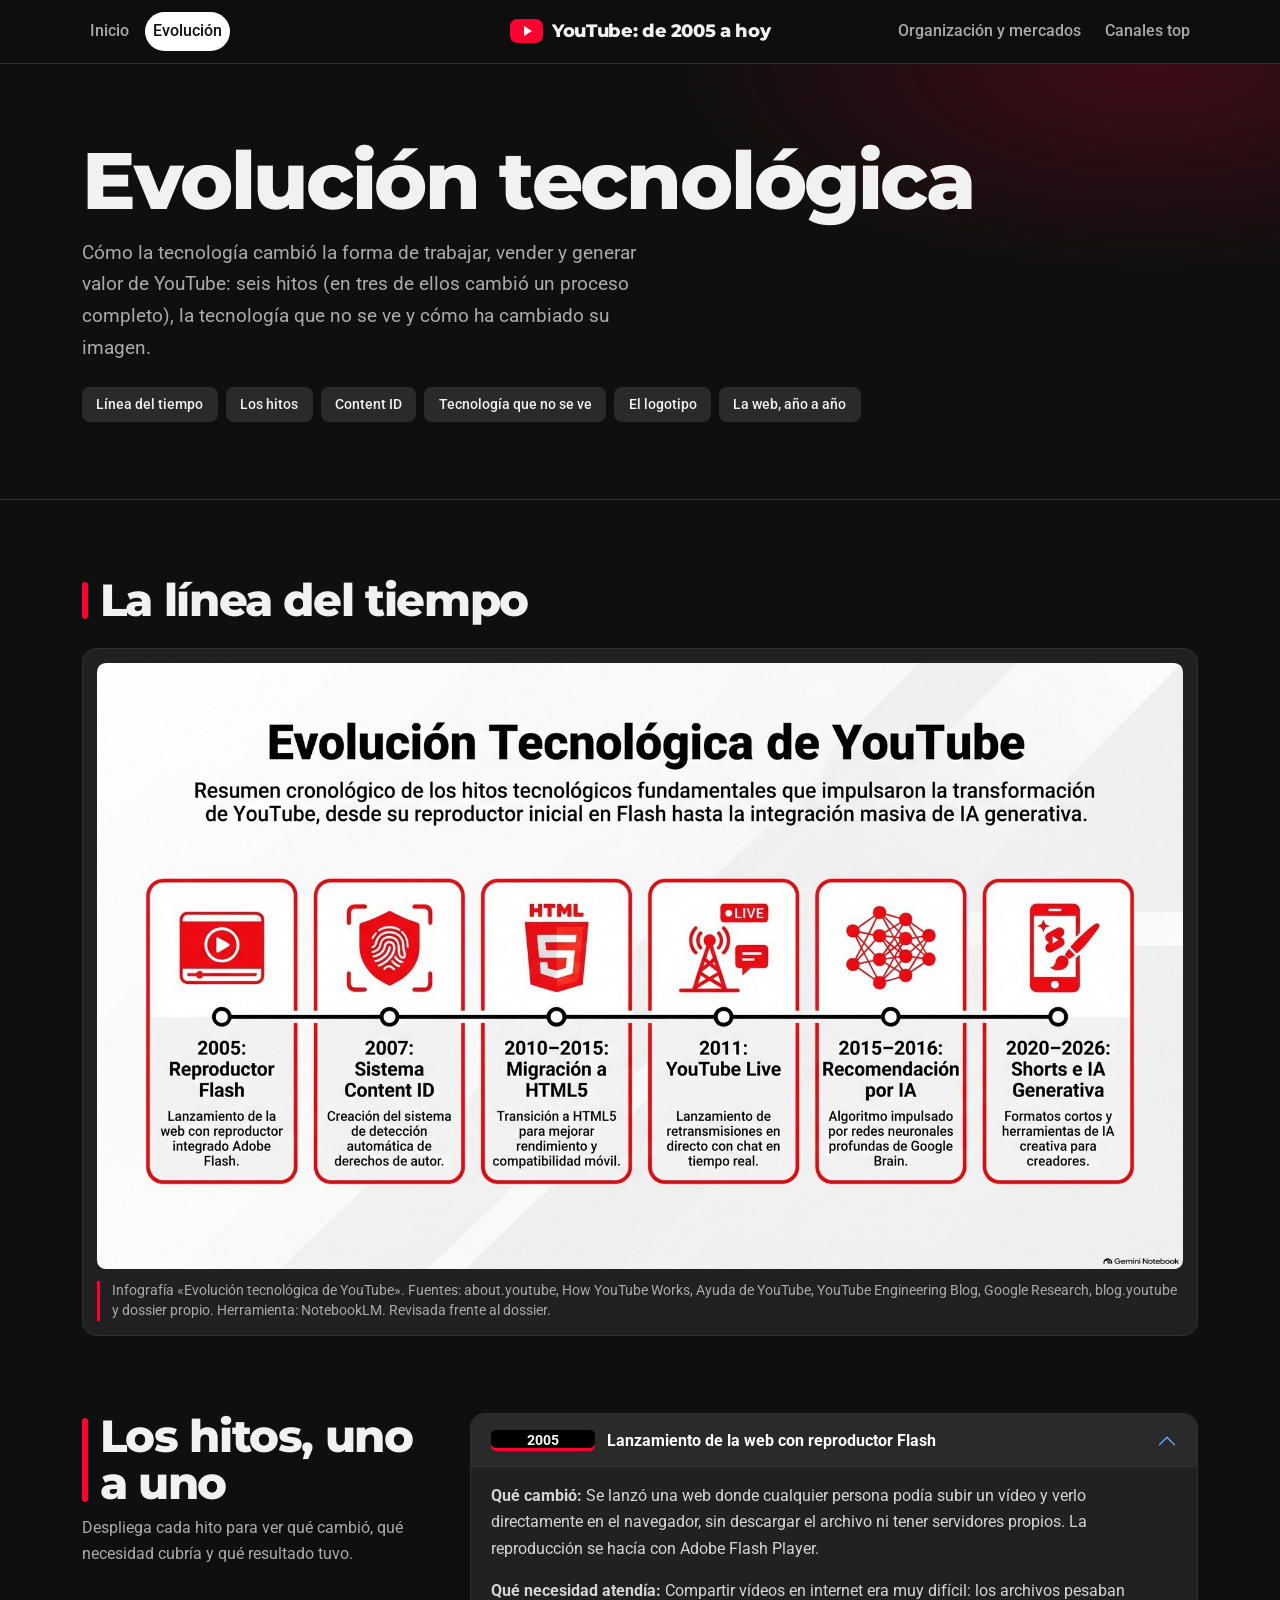
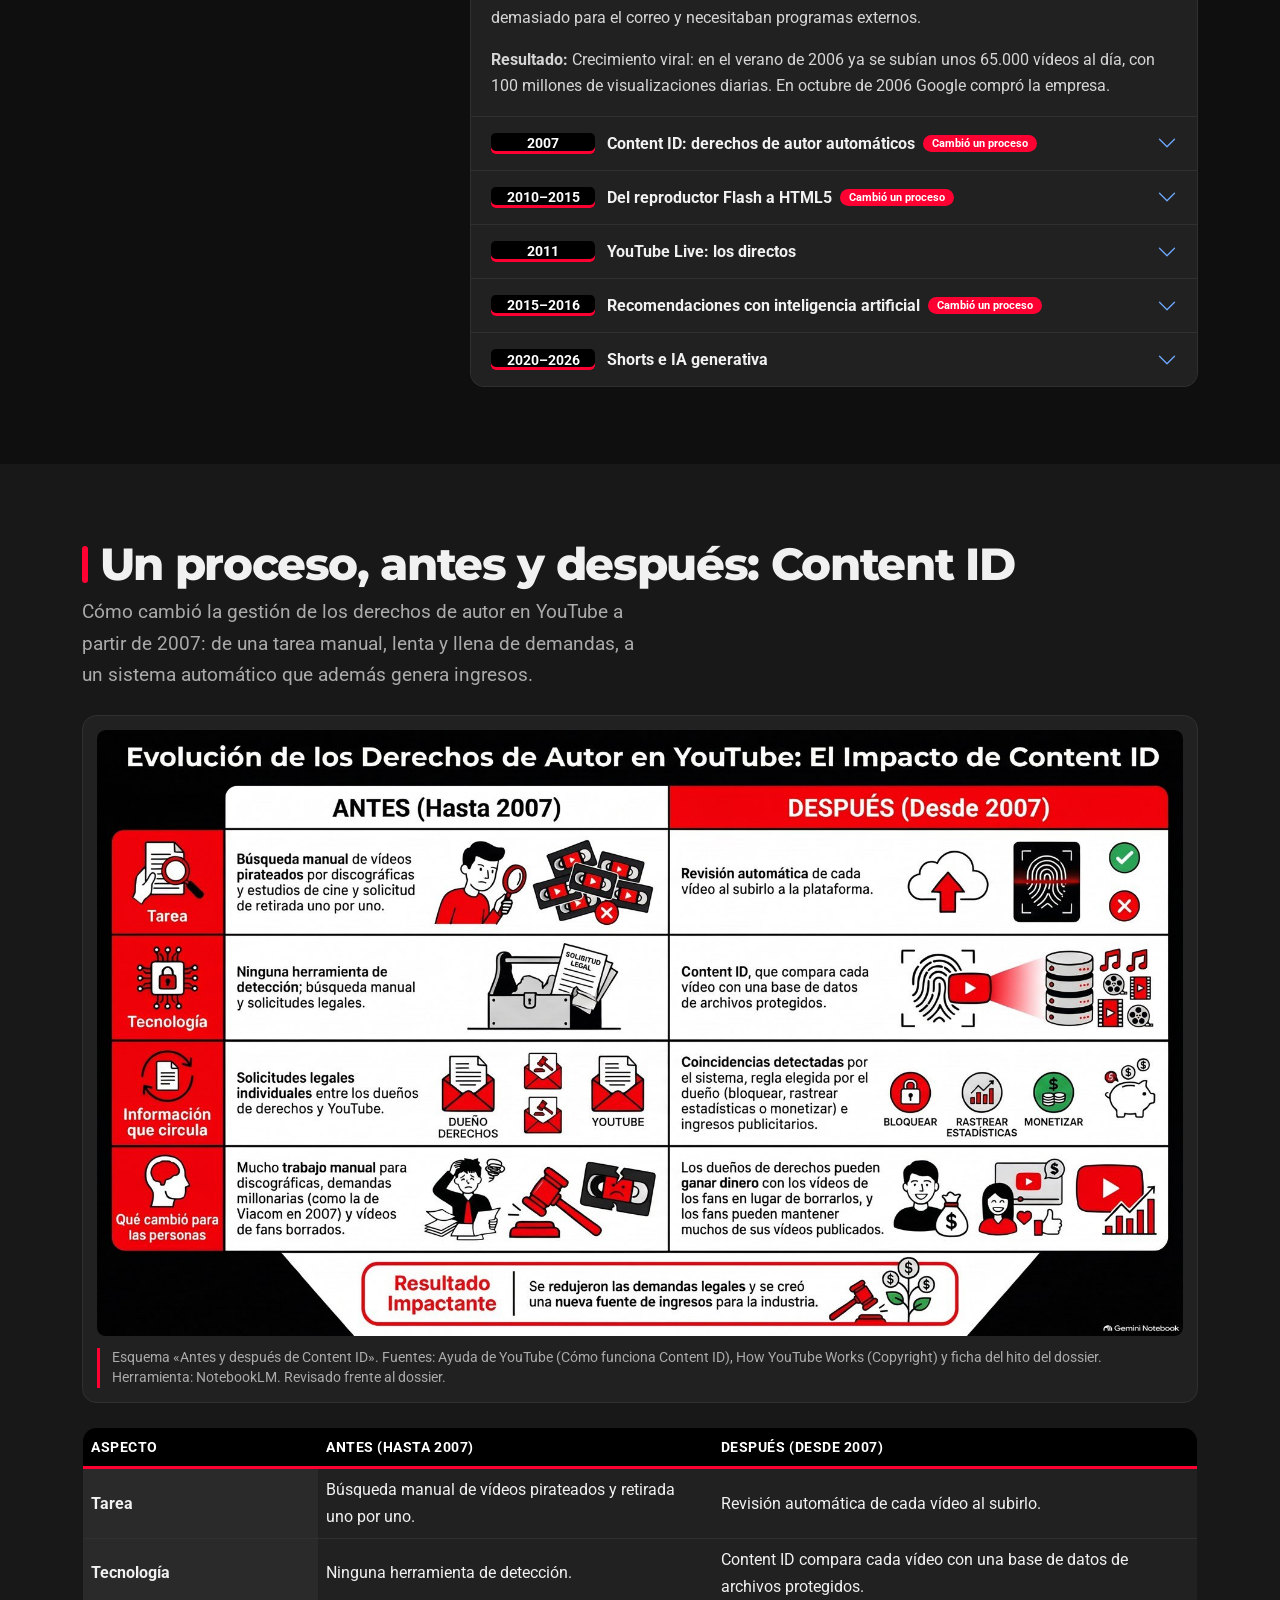
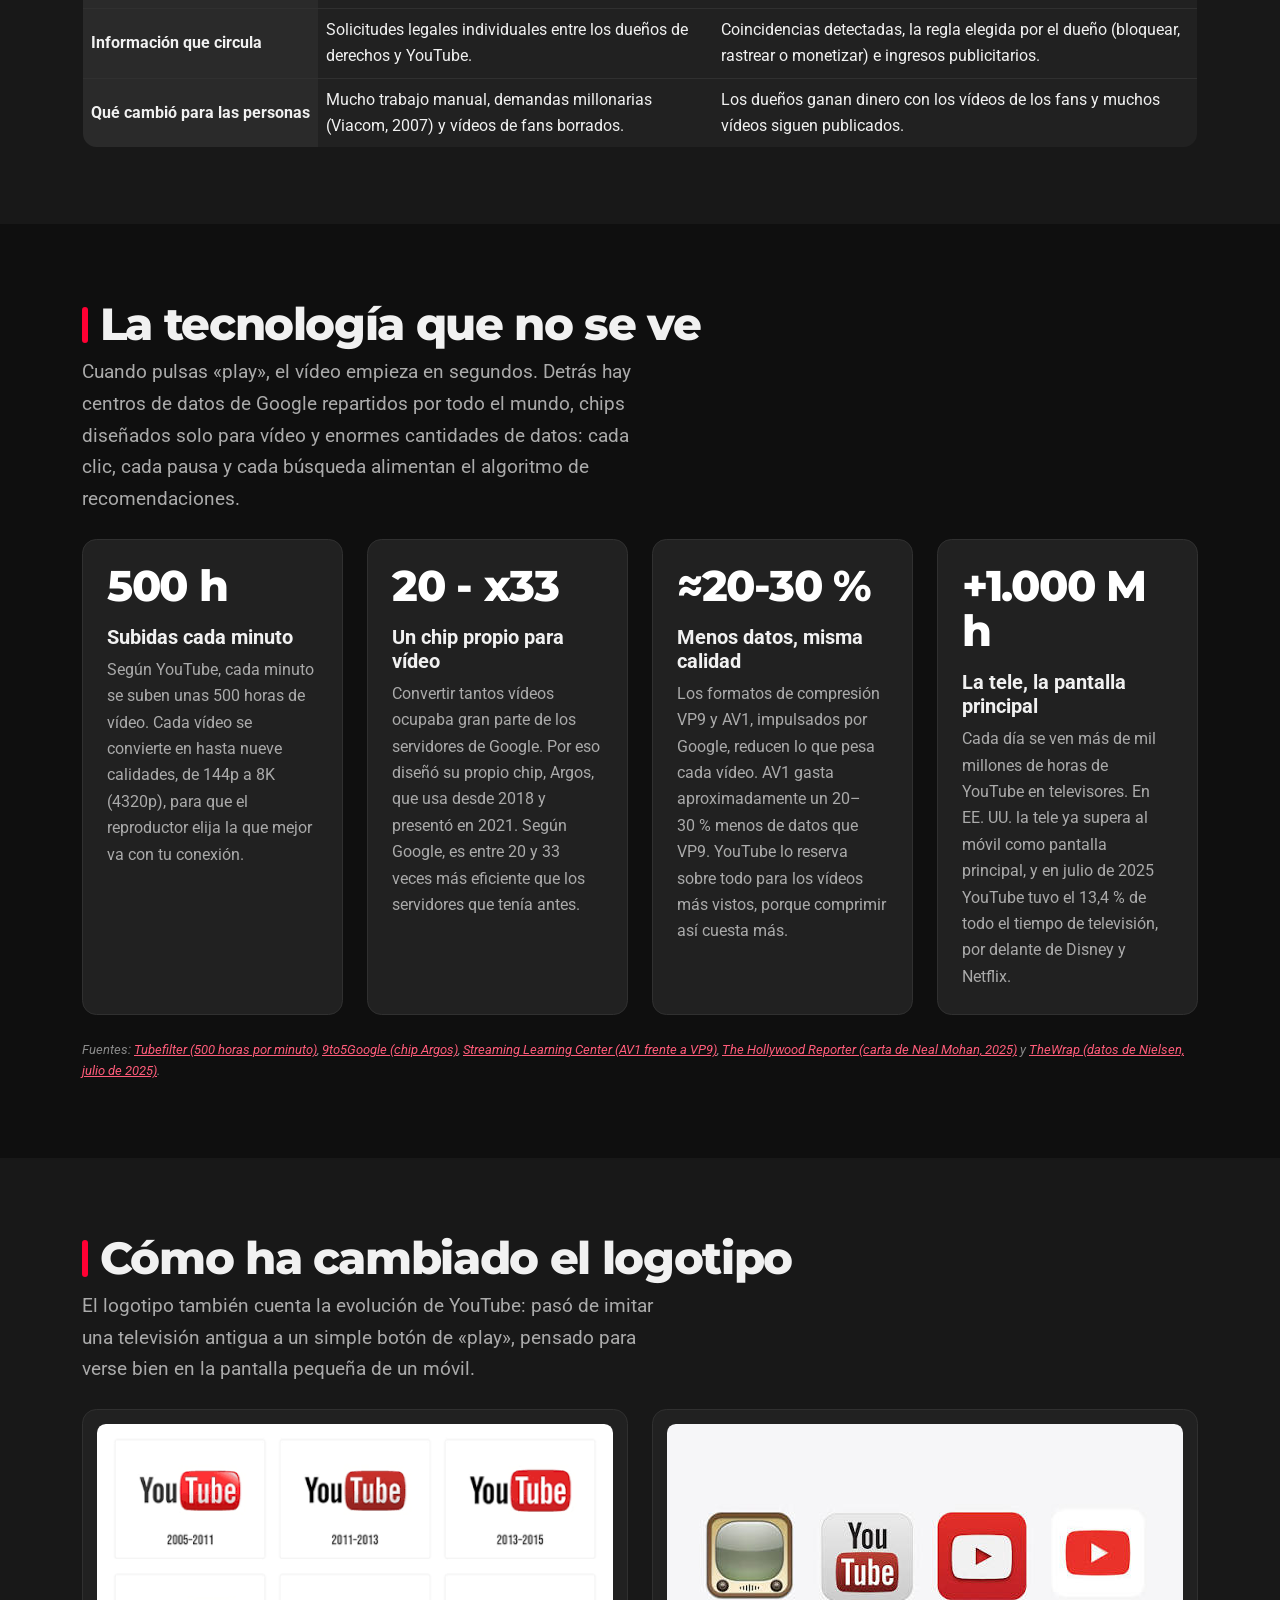
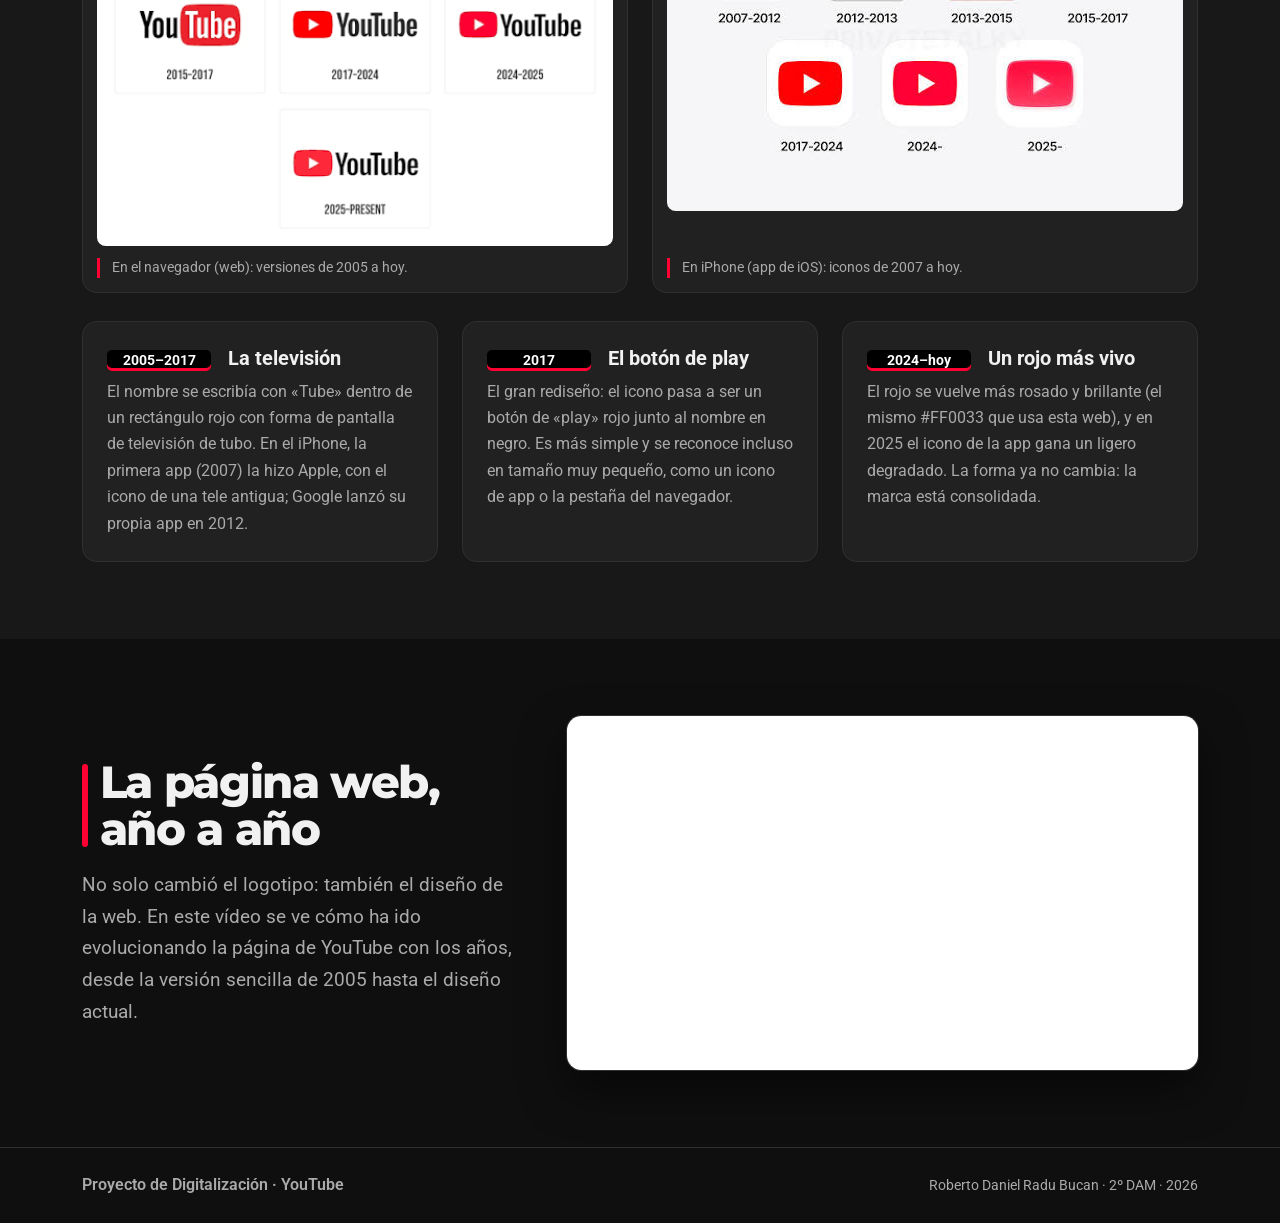
<file: evolucion.html>
<!doctype html>
<html lang="es" data-bs-theme="dark">
<head>
  <meta charset="utf-8">
  <meta name="viewport" content="width=device-width, initial-scale=1">
  <meta name="description" content="Los seis hitos tecnológicos de YouTube desde 2005 y cómo cambió el proceso de gestión de derechos de autor con Content ID.">
  <title>Evolución | YouTube: de 2005 a hoy</title>
  <!-- Primero Bootstrap, después los estilos del proyecto. -->
  <link href="https://cdn.jsdelivr.net/npm/bootstrap@5.3.9/dist/css/bootstrap.min.css"
        rel="stylesheet" integrity="sha384-yEPZ7jP9S0QKiUQ0m3jjsO4ProIW7wvR9gXkI7JOGa2XVsw53Yke2bsdkBbjmmiX"
        crossorigin="anonymous">
  <!-- Tipografías: Montserrat para los titulares y Roboto (la de YouTube) para el texto. -->
  <link rel="preconnect" href="https://fonts.googleapis.com">
  <link rel="preconnect" href="https://fonts.gstatic.com" crossorigin>
  <link href="https://fonts.googleapis.com/css2?family=Montserrat:wght@700;800;900&family=Roboto:wght@400;500;700;900&display=swap" rel="stylesheet">
  <link rel="stylesheet" href="css/style.css">
</head>
<body class="d-flex flex-column min-vh-100">
  <a class="visually-hidden-focusable saltar-contenido" href="#contenido">Saltar al contenido</a>

  <!-- Cabecera con el logo en el centro y el menú partido en dos <nav>.
       En móvil los dos menús se pliegan juntos con el mismo botón. -->
  <header class="navbar navbar-expand-lg fixed-top menu-principal">
    <div class="container menu-partido">
      <nav class="collapse navbar-collapse menu-colapsable menu-izquierdo" id="menuIzquierdo" aria-label="Navegación principal (primera parte)">
        <ul class="navbar-nav gap-lg-2">
          <li class="nav-item"><a class="nav-link" href="index.html">Inicio</a></li>
          <li class="nav-item"><a class="nav-link active" href="evolucion.html" aria-current="page">Evolución</a></li>
        </ul>
      </nav>
      <a class="navbar-brand logo" href="index.html">
        <span class="logo-icono" aria-hidden="true"></span> YouTube: de 2005 a hoy
      </a>
      <nav class="collapse navbar-collapse menu-colapsable menu-derecho" id="menuDerecho" aria-label="Navegación principal (segunda parte)">
        <ul class="navbar-nav gap-lg-2">
          <li class="nav-item"><a class="nav-link" href="organizacion.html">Organización y mercados</a></li>
          <li class="nav-item"><a class="nav-link" href="canales.html">Canales top</a></li>
        </ul>
      </nav>
      <button class="navbar-toggler" type="button" data-bs-toggle="collapse"
              data-bs-target=".menu-colapsable" aria-controls="menuIzquierdo menuDerecho"
              aria-expanded="false" aria-label="Mostrar u ocultar la navegación">
        <span class="navbar-toggler-icon"></span>
      </button>
    </div>
  </header>

  <main id="contenido" tabindex="-1">
    <header class="cabecera-pagina">
      <div class="container">
        <h1 class="titulo-pagina">Evolución tecnológica</h1>
        <p class="introduccion mb-0">
          Cómo la tecnología cambió la forma de trabajar, vender y generar valor de YouTube: seis hitos
          (en tres de ellos cambió un proceso completo), la tecnología que no se ve
          y cómo ha cambiado su imagen.
        </p>
        <!-- Índice de la página: enlaces a cada sección. -->
        <nav class="mt-4" aria-label="Contenido de esta página">
          <ul class="etiquetas-temas list-unstyled mb-0">
            <li><a href="#titulo-infografia">Línea del tiempo</a></li>
            <li><a href="#titulo-hitos">Los hitos</a></li>
            <li><a href="#titulo-proceso">Content ID</a></li>
            <li><a href="#titulo-invisible">Tecnología que no se ve</a></li>
            <li><a href="#titulo-logo">El logotipo</a></li>
            <li><a href="#titulo-video-web">La web, año a año</a></li>
          </ul>
        </nav>
      </div>
    </header>

    <!-- Infografía generada en la Fase 2. -->
    <section class="seccion pb-0" aria-labelledby="titulo-infografia">
      <div class="container">
        <h2 id="titulo-infografia" class="titulo-seccion mb-4">La línea del tiempo</h2>
        <figure class="tarjeta-imagen mb-0">
          <a href="img/infografia-evolucion.jpg" target="_blank" rel="noopener">
            <img src="img/infografia-evolucion.jpg" width="1800" height="1005" class="img-fluid" loading="lazy"
                 alt="Infografía con seis hitos: 2005 reproductor Flash, 2007 Content ID, 2010-2015 migración a HTML5, 2011 YouTube Live, 2015-2016 recomendación por IA y 2020-2026 Shorts e IA generativa">
          </a>
          <figcaption>
            Infografía «Evolución tecnológica de YouTube». Fuentes: about.youtube, How YouTube Works, Ayuda de YouTube,
            YouTube Engineering Blog, Google Research, blog.youtube y dossier propio. Herramienta: NotebookLM. Revisada frente al dossier.
          </figcaption>
        </figure>
      </div>
    </section>

    <section class="seccion" aria-labelledby="titulo-hitos">
      <div class="container">
        <div class="row g-4 g-lg-5">
          <div class="col-lg-4">
            <h2 id="titulo-hitos" class="titulo-seccion">Los hitos, uno a uno</h2>
            <p class="texto-gris">Despliega cada hito para ver qué cambió, qué necesidad cubría y qué resultado tuvo.</p>
          </div>
          <div class="col-lg-8">
            <!-- Cada botón apunta al id único de su panel plegable. -->
            <div class="accordion acordeon-hitos" id="acordeonHitos">
              <div class="accordion-item">
                <h3 class="accordion-header">
                  <button class="accordion-button" type="button" data-bs-toggle="collapse"
                          data-bs-target="#h2005" aria-expanded="true" aria-controls="h2005">
                    <span class="etiqueta-anio">2005</span> Lanzamiento de la web con reproductor Flash 
                  </button>
                </h3>
                <div id="h2005" class="accordion-collapse collapse show" data-bs-parent="#acordeonHitos">
                  <div class="accordion-body">
                    <p><strong>Qué cambió:</strong> Se lanzó una web donde cualquier persona podía subir un vídeo y verlo directamente en el navegador, sin descargar el archivo ni tener servidores propios. La reproducción se hacía con Adobe Flash Player.</p>
                    <p><strong>Qué necesidad atendía:</strong> Compartir vídeos en internet era muy difícil: los archivos pesaban demasiado para el correo y necesitaban programas externos.</p>
                    <p class="mb-0"><strong>Resultado:</strong> Crecimiento viral: en el verano de 2006 ya se subían unos 65.000 vídeos al día, con 100 millones de visualizaciones diarias. En octubre de 2006 Google compró la empresa.</p>
                  </div>
                </div>
              </div>
              <div class="accordion-item">
                <h3 class="accordion-header">
                  <button class="accordion-button collapsed" type="button" data-bs-toggle="collapse"
                          data-bs-target="#h2007" aria-expanded="false" aria-controls="h2007">
                    <span class="etiqueta-anio">2007</span> Content ID: derechos de autor automáticos <span class="etiqueta-proceso">Cambió un proceso</span>
                  </button>
                </h3>
                <div id="h2007" class="accordion-collapse collapse" data-bs-parent="#acordeonHitos">
                  <div class="accordion-body">
                    <p><strong>Qué cambió:</strong> Una herramienta que escanea cada vídeo al subirlo y lo compara con una base de datos de archivos protegidos por derechos de autor.</p>
                    <p><strong>Qué necesidad atendía:</strong> Evitar demandas millonarias, como la de Viacom en 2007, y permitir que los dueños de los derechos ganaran dinero con los vídeos de los fans en lugar de borrarlos.</p>
                    <p class="mb-0"><strong>Resultado:</strong> Menos demandas legales y una nueva fuente de ingresos para la industria musical y audiovisual.</p>
                    <div class="row g-2 mt-1">
                      <div class="col-sm-6"><div class="caja-comparacion caja-antes"><span>Antes</span>Las discográficas y estudios buscaban a mano los vídeos pirateados y enviaban una solicitud legal por cada vídeo para que YouTube lo retirara.</div></div>
                      <div class="col-sm-6"><div class="caja-comparacion caja-despues"><span>Después</span>El sistema revisa cada vídeo en segundos al subirlo y aplica la regla que elige el dueño: bloquearlo, ver sus estadísticas o dejarlo publicado y quedarse con los ingresos de los anuncios.</div></div>
                    </div>
                  </div>
                </div>
              </div>
              <div class="accordion-item">
                <h3 class="accordion-header">
                  <button class="accordion-button collapsed" type="button" data-bs-toggle="collapse"
                          data-bs-target="#h2010" aria-expanded="false" aria-controls="h2010">
                    <span class="etiqueta-anio">2010–2015</span> Del reproductor Flash a HTML5 <span class="etiqueta-proceso">Cambió un proceso</span>
                  </button>
                </h3>
                <div id="h2010" class="accordion-collapse collapse" data-bs-parent="#acordeonHitos">
                  <div class="accordion-body">
                    <p><strong>Qué cambió:</strong> YouTube empezó a probar HTML5 en 2010 y en enero de 2015 lo convirtió en su reproductor por defecto, abandonando el complemento Flash.</p>
                    <p><strong>Qué necesidad atendía:</strong> Flash tenía problemas de seguridad, consumía mucha batería y no funcionaba en muchos móviles y tabletas, como el iPhone o el iPad.</p>
                    <p class="mb-0"><strong>Resultado:</strong> Compatibilidad con móviles, menor consumo y vídeos que ajustan su calidad automáticamente a la velocidad de la conexión.</p>
                    <div class="row g-2 mt-1">
                      <div class="col-sm-6"><div class="caja-comparacion caja-antes"><span>Antes</span>Para ver un vídeo, el navegador tenía que ejecutar un programa externo que consumía mucha memoria y no funcionaba en muchos teléfonos.</div></div>
                      <div class="col-sm-6"><div class="caja-comparacion caja-despues"><span>Después</span>El propio navegador reproduce el vídeo sin complementos y adapta la calidad de imagen a la velocidad de internet del usuario.</div></div>
                    </div>
                  </div>
                </div>
              </div>
              <div class="accordion-item">
                <h3 class="accordion-header">
                  <button class="accordion-button collapsed" type="button" data-bs-toggle="collapse"
                          data-bs-target="#h2011" aria-expanded="false" aria-controls="h2011">
                    <span class="etiqueta-anio">2011</span> YouTube Live: los directos 
                  </button>
                </h3>
                <div id="h2011" class="accordion-collapse collapse" data-bs-parent="#acordeonHitos">
                  <div class="accordion-body">
                    <p><strong>Qué cambió:</strong> Se incorporó la retransmisión en directo en los canales de los creadores, con chat en tiempo real.</p>
                    <p><strong>Qué necesidad atendía:</strong> Ver eventos en directo (noticias, conciertos, deportes o videojuegos) sin depender de la televisión ni de otras plataformas.</p>
                    <p class="mb-0"><strong>Resultado:</strong> Récords de audiencia simultánea, como el salto de Felix Baumgartner en 2012, con unos 8 millones de espectadores en directo, y nuevas formas de ingresos como los Super Chats.</p>
                  </div>
                </div>
              </div>
              <div class="accordion-item">
                <h3 class="accordion-header">
                  <button class="accordion-button collapsed" type="button" data-bs-toggle="collapse"
                          data-bs-target="#h2015" aria-expanded="false" aria-controls="h2015">
                    <span class="etiqueta-anio">2015–2016</span> Recomendaciones con inteligencia artificial <span class="etiqueta-proceso">Cambió un proceso</span>
                  </button>
                </h3>
                <div id="h2015" class="accordion-collapse collapse" data-bs-parent="#acordeonHitos">
                  <div class="accordion-body">
                    <p><strong>Qué cambió:</strong> YouTube sustituyó su sistema de recomendaciones basado en clics y reglas sencillas por redes neuronales profundas (deep learning) desarrolladas con Google Brain.</p>
                    <p><strong>Qué necesidad atendía:</strong> Elegir, entre miles de millones de vídeos, los más adecuados para cada persona y aumentar el tiempo que pasa en la plataforma.</p>
                    <p class="mb-0"><strong>Resultado:</strong> Recomendaciones personalizadas para cada usuario. Los ingenieros de YouTube explicaron el sistema en un artículo de Google Research en 2016.</p>
                    <div class="row g-2 mt-1">
                      <div class="col-sm-6"><div class="caja-comparacion caja-antes"><span>Antes</span>Las recomendaciones se basaban sobre todo en los clics y en reglas básicas, iguales para todos.</div></div>
                      <div class="col-sm-6"><div class="caja-comparacion caja-despues"><span>Después</span>Una red neuronal analiza el historial de cada persona y le propone los vídeos que tiene más probabilidades de ver.</div></div>
                    </div>
                  </div>
                </div>
              </div>
              <div class="accordion-item">
                <h3 class="accordion-header">
                  <button class="accordion-button collapsed" type="button" data-bs-toggle="collapse"
                          data-bs-target="#h2020" aria-expanded="false" aria-controls="h2020">
                    <span class="etiqueta-anio">2020–2026</span> Shorts e IA generativa 
                  </button>
                </h3>
                <div id="h2020" class="accordion-collapse collapse" data-bs-parent="#acordeonHitos">
                  <div class="accordion-body">
                    <p><strong>Qué cambió:</strong> En septiembre de 2020 llegó Shorts, un formato de vídeo vertical y corto que se graba desde el móvil. Desde 2023 se suman herramientas de IA generativa para crear fondos, editar y doblar vídeos a otros idiomas.</p>
                    <p><strong>Qué necesidad atendía:</strong> Competir con TikTok e Instagram Reels y facilitar que cualquiera cree vídeos atractivos desde el teléfono.</p>
                    <p class="mb-0"><strong>Resultado:</strong> Shorts pasó de 70.000 millones de visualizaciones diarias en 2024 a más de 200.000 millones en junio de 2025, según el CEO de YouTube, Neal Mohan, y ha atraído a millones de nuevos creadores.</p>
                  </div>
                </div>
              </div>
            </div>
          </div>
        </div>
      </div>
    </section>

    <!-- Esquema antes/después de la Fase 2. -->
    <section class="seccion seccion-gris" aria-labelledby="titulo-proceso">
      <div class="container">
        <h2 id="titulo-proceso" class="titulo-seccion mb-2">Un proceso, antes y después: Content ID</h2>
        <p class="introduccion mb-4">
          Cómo cambió la gestión de los derechos de autor en YouTube a partir de 2007: de una tarea manual,
          lenta y llena de demandas, a un sistema automático que además genera ingresos.
        </p>
        <figure class="tarjeta-imagen mb-4">
          <a href="img/esquema-content-id.jpg" target="_blank" rel="noopener">
            <img src="img/esquema-content-id.jpg" width="1800" height="1005" class="img-fluid" loading="lazy"
                 alt="Esquema comparativo del antes y el después de Content ID en cuatro filas: tarea, tecnología, información que circula y qué cambió para las personas">
          </a>
          <figcaption>
            Esquema «Antes y después de Content ID». Fuentes: Ayuda de YouTube (Cómo funciona Content ID), How YouTube Works (Copyright)
            y ficha del hito del dossier. Herramienta: NotebookLM. Revisado frente al dossier.
          </figcaption>
        </figure>
        <div class="table-responsive">
          <table class="table tabla-comparativa align-middle mb-0">
            <caption class="visually-hidden">Comparación del proceso antes y después de Content ID</caption>
            <thead>
              <tr><th scope="col">Aspecto</th><th scope="col">Antes (hasta 2007)</th><th scope="col">Después (desde 2007)</th></tr>
            </thead>
            <tbody>
              <tr><th scope="row">Tarea</th><td>Búsqueda manual de vídeos pirateados y retirada uno por uno.</td><td>Revisión automática de cada vídeo al subirlo.</td></tr>
              <tr><th scope="row">Tecnología</th><td>Ninguna herramienta de detección.</td><td>Content ID compara cada vídeo con una base de datos de archivos protegidos.</td></tr>
              <tr><th scope="row">Información que circula</th><td>Solicitudes legales individuales entre los dueños de derechos y YouTube.</td><td>Coincidencias detectadas, la regla elegida por el dueño (bloquear, rastrear o monetizar) e ingresos publicitarios.</td></tr>
              <tr><th scope="row">Qué cambió para las personas</th><td>Mucho trabajo manual, demandas millonarias (Viacom, 2007) y vídeos de fans borrados.</td><td>Los dueños ganan dinero con los vídeos de los fans y muchos vídeos siguen publicados.</td></tr>
            </tbody>
          </table>
        </div>
      </div>
    </section>

    <!-- La tecnología que no se ve: infraestructura, chips, compresión y televisión. -->
    <section class="seccion" aria-labelledby="titulo-invisible">
      <div class="container">
        <h2 id="titulo-invisible" class="titulo-seccion mb-2">La tecnología que no se ve</h2>
        <p class="introduccion mb-4">
          Cuando pulsas «play», el vídeo empieza en segundos. Detrás hay centros de datos de Google repartidos por
          todo el mundo, chips diseñados solo para vídeo y enormes cantidades de datos: cada clic, cada pausa y cada
          búsqueda alimentan el algoritmo de recomendaciones.
        </p>
        <div class="row row-cols-1 row-cols-md-2 row-cols-xl-4 g-3 g-lg-4">
          <div class="col">
            <article class="card tarjeta h-100">
              <div class="card-body p-4">
                <span class="dato-numero">500 h</span>
                <h3 class="h5 fw-bold mt-3">Subidas cada minuto</h3>
                <p class="mb-0">Según YouTube, cada minuto se suben unas 500 horas de vídeo. Cada vídeo se convierte en hasta nueve calidades, de 144p a 8K (4320p), para que el reproductor elija la que mejor va con tu conexión.</p>
              </div>
            </article>
          </div>
          <div class="col">
            <article class="card tarjeta h-100">
              <div class="card-body p-4">
                <span class="dato-numero">20 - x33</span>
                <h3 class="h5 fw-bold mt-3">Un chip propio para vídeo</h3>
                <p class="mb-0">Convertir tantos vídeos ocupaba gran parte de los servidores de Google. Por eso diseñó su propio chip, Argos, que usa desde 2018 y presentó en 2021. Según Google, es entre 20 y 33 veces más eficiente que los servidores que tenía antes.</p>
              </div>
            </article>
          </div>
          <div class="col">
            <article class="card tarjeta h-100">
              <div class="card-body p-4">
                <span class="dato-numero">≈20-30&nbsp;%</span>
                <h3 class="h5 fw-bold mt-3">Menos datos, misma calidad</h3>
                <p class="mb-0">Los formatos de compresión VP9 y AV1, impulsados por Google, reducen lo que pesa cada vídeo. AV1 gasta aproximadamente un 20–30&nbsp;% menos de datos que VP9. YouTube lo reserva sobre todo para los vídeos más vistos, porque comprimir así cuesta más.</p>
              </div>
            </article>
          </div>
          <div class="col">
            <article class="card tarjeta h-100">
              <div class="card-body p-4">
                <span class="dato-numero">+1.000 M h</span>
                <h3 class="h5 fw-bold mt-3">La tele, la pantalla principal</h3>
                <p class="mb-0">Cada día se ven más de mil millones de horas de YouTube en televisores. En EE. UU. la tele ya supera al móvil como pantalla principal, y en julio de 2025 YouTube tuvo el 13,4&nbsp;% de todo el tiempo de televisión, por delante de Disney y Netflix.</p>
              </div>
            </article>
          </div>
        </div>
        <p class="dato-fuente mt-4 mb-0">
          Fuentes: <a href="https://www.tubefilter.com/2019/05/07/number-hours-video-uploaded-to-youtube-per-minute/" target="_blank" rel="noopener">Tubefilter (500 horas por minuto)</a>,
          <a href="https://9to5google.com/2021/04/22/youtube-google-custom-chip/" target="_blank" rel="noopener">9to5Google (chip Argos)</a>,
          <a href="https://streaminglearningcenter.com/codecs/which-codec-does-youtube-use-part-iii.html" target="_blank" rel="noopener">Streaming Learning Center (AV1 frente a VP9)</a>,
          <a href="https://www.hollywoodreporter.com/business/business-news/youtube-tv-viewing-overtakes-mobile-ceo-neal-mohan-1236132074/" target="_blank" rel="noopener">The Hollywood Reporter (carta de Neal Mohan, 2025)</a>
          y <a href="https://www.thewrap.com/nielsen-streaming-broadcast-cable-tv-viewing-july-2025" target="_blank" rel="noopener">TheWrap (datos de Nielsen, julio de 2025)</a>.
        </p>
      </div>
    </section>

    <!-- Evolución del logotipo: web (navegador) y app de iOS. -->
    <section class="seccion seccion-gris" aria-labelledby="titulo-logo">
      <div class="container">
        <h2 id="titulo-logo" class="titulo-seccion mb-2">Cómo ha cambiado el logotipo</h2>
        <p class="introduccion mb-4">
          El logotipo también cuenta la evolución de YouTube: pasó de imitar una televisión antigua
          a un simple botón de «play», pensado para verse bien en la pantalla pequeña de un móvil.
        </p>
        <div class="row g-4">
          <div class="col-lg-6">
            <figure class="tarjeta-imagen h-100 mb-0 d-flex flex-column justify-content-between">
              <a href="img/logos-web.png" target="_blank" rel="noopener">
                <img src="img/logos-web.png" width="494" height="404" class="img-fluid w-100" loading="lazy"
                     alt="Siete versiones del logotipo de YouTube en la web, de 2005 a hoy: primero la palabra Tube dentro de una pantalla roja y, desde 2017, un botón rojo de play junto al nombre">
              </a>
              <figcaption>En el navegador (web): versiones de 2005 a hoy.</figcaption>
            </figure>
          </div>
          <div class="col-lg-6">
            <figure class="tarjeta-imagen h-100 mb-0 d-flex flex-column justify-content-between">
              <a href="img/logos-app-ios.jpg" target="_blank" rel="noopener">
                <img src="img/logos-app-ios.jpg" width="516" height="387" class="img-fluid w-100" loading="lazy"
                     alt="Siete iconos de la app de YouTube en iOS, de 2007 a hoy: una televisión antigua, el logotipo You Tube, una pantalla roja con play y, al final, un botón de play rojo cada vez más rosado">
              </a>
              <figcaption>En iPhone (app de iOS): iconos de 2007 a hoy.</figcaption>
            </figure>
          </div>
        </div>
        <div class="row row-cols-1 row-cols-md-3 g-3 g-lg-4 mt-1">
          <div class="col">
            <article class="card tarjeta h-100">
              <div class="card-body p-4">
                <h3 class="h5 fw-bold"><span class="etiqueta-anio">2005–2017</span> La televisión</h3>
                <p class="mb-0">El nombre se escribía con «Tube» dentro de un rectángulo rojo con forma de pantalla de televisión de tubo. En el iPhone, la primera app (2007) la hizo Apple, con el icono de una tele antigua; Google lanzó su propia app en 2012.</p>
              </div>
            </article>
          </div>
          <div class="col">
            <article class="card tarjeta h-100">
              <div class="card-body p-4">
                <h3 class="h5 fw-bold"><span class="etiqueta-anio">2017</span> El botón de play</h3>
                <p class="mb-0">El gran rediseño: el icono pasa a ser un botón de «play» rojo junto al nombre en negro. Es más simple y se reconoce incluso en tamaño muy pequeño, como un icono de app o la pestaña del navegador.</p>
              </div>
            </article>
          </div>
          <div class="col">
            <article class="card tarjeta h-100">
              <div class="card-body p-4">
                <h3 class="h5 fw-bold"><span class="etiqueta-anio">2024–hoy</span> Un rojo más vivo</h3>
                <p class="mb-0">El rojo se vuelve más rosado y brillante (el mismo #FF0033 que usa esta web), y en 2025 el icono de la app gana un ligero degradado. La forma ya no cambia: la marca está consolidada.</p>
              </div>
            </article>
          </div>
        </div>
      </div>
    </section>

    <!-- Vídeo sobre cómo ha cambiado la página web de YouTube. -->
    <section class="seccion" aria-labelledby="titulo-video-web">
      <div class="container">
        <div class="row g-4 g-lg-5 align-items-center">
          <div class="col-lg-5">
            <h2 id="titulo-video-web" class="titulo-seccion mb-3">La página web, año a año</h2>
            <p class="introduccion mb-0">
              No solo cambió el logotipo: también el diseño de la web. En este vídeo se ve cómo ha ido
              evolucionando la página de YouTube con los años, desde la versión sencilla de 2005
              hasta el diseño actual.
            </p>
          </div>
          <div class="col-lg-7">
            <div class="ratio ratio-16x9 video-marco">
              <iframe src="https://www.youtube-nocookie.com/embed/x4SIEp_zHhc" title="Evolución de la página web de YouTube"
                      loading="lazy" allow="accelerometer; encrypted-media; gyroscope; picture-in-picture"
                      referrerpolicy="strict-origin-when-cross-origin" allowfullscreen></iframe>
            </div>
          </div>
        </div>
      </div>
    </section>
  </main>

  <!-- Pie común a todas las páginas. -->
  <footer class="pie-pagina mt-auto">
    <div class="container d-flex flex-wrap align-items-center justify-content-between gap-2">
      <span class="fw-semibold">Proyecto de Digitalización · YouTube</span>
      <small>Roberto Daniel Radu Bucan · 2º DAM · 2026</small>
    </div>
  </footer>

  <!-- El bundle activa los componentes con atributos data-bs-*. -->
  <script src="https://cdn.jsdelivr.net/npm/bootstrap@5.3.9/dist/js/bootstrap.bundle.min.js"
          integrity="sha384-WyOxWvTyr1QaMPfiPJSv76iReVthorl5uWlFtZPyK0IEB0hGzo9y5Bp9mYanr8Bu"
          crossorigin="anonymous"></script>
</body>
</html>
</file>
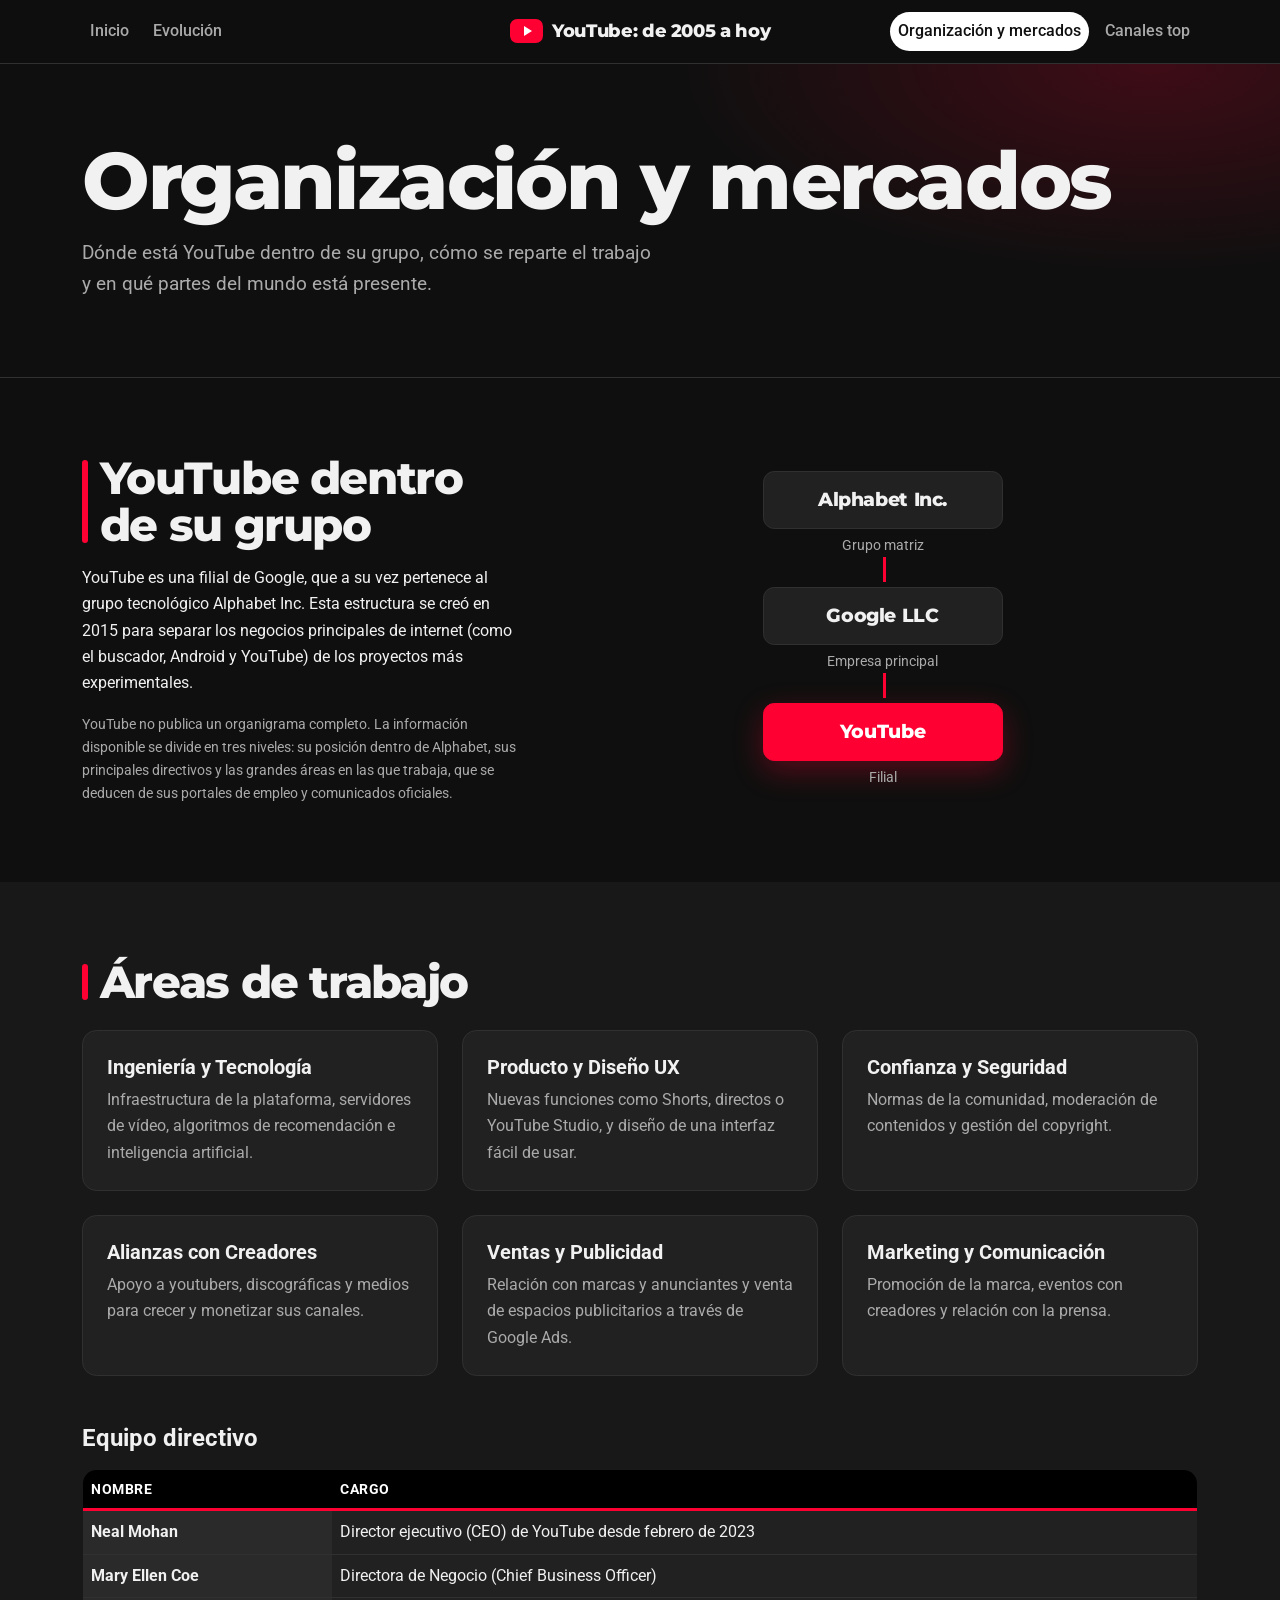
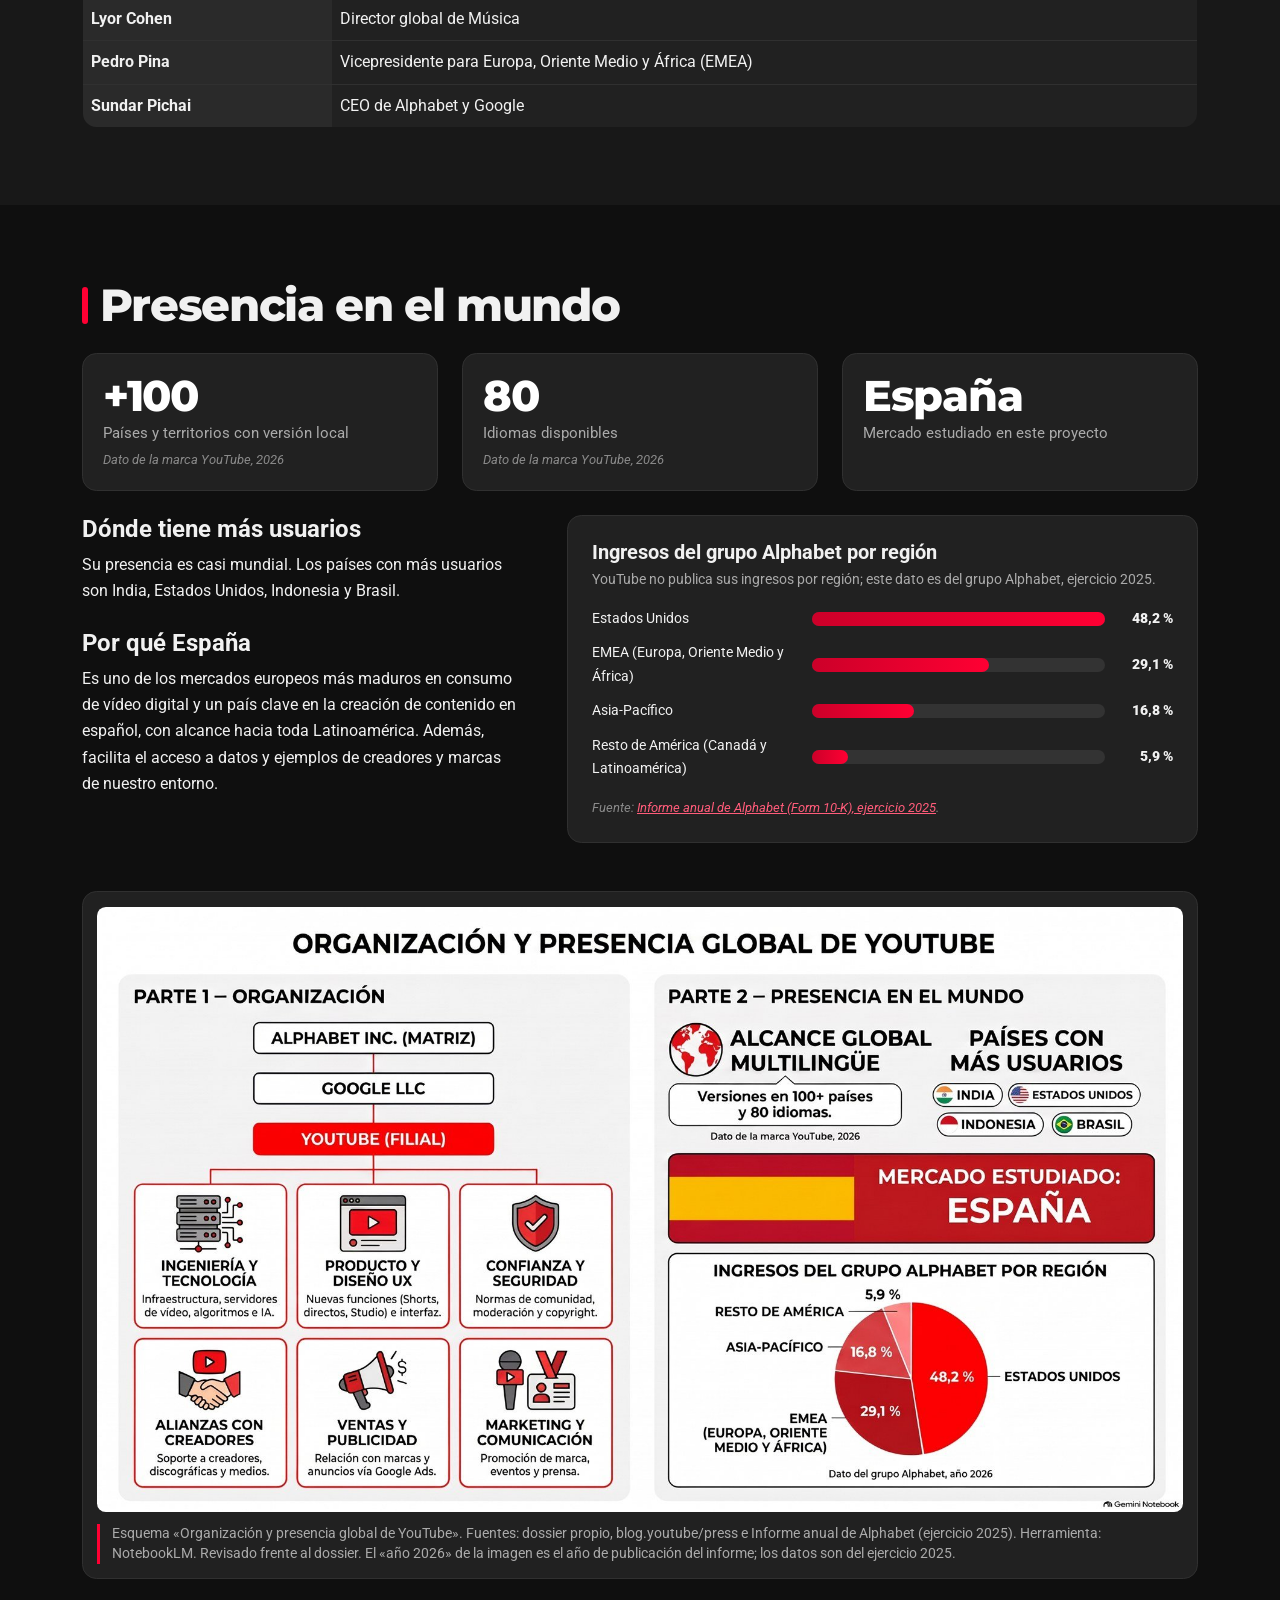
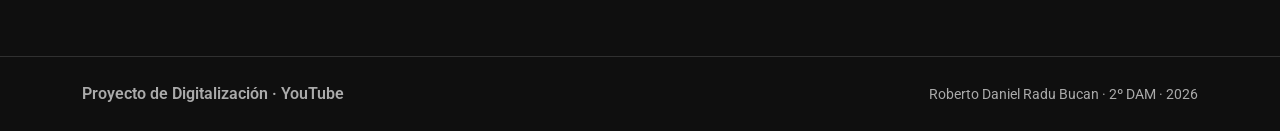
<file: organizacion.html>
<!doctype html>
<html lang="es" data-bs-theme="dark">
<head>
  <meta charset="utf-8">
  <meta name="viewport" content="width=device-width, initial-scale=1">
  <meta name="description" content="Cómo se organiza YouTube dentro de Alphabet, sus áreas de trabajo y los mercados en los que está presente.">
  <title>Organización y mercados | YouTube: de 2005 a hoy</title>
  <!-- Primero Bootstrap, después los estilos del proyecto. -->
  <link href="https://cdn.jsdelivr.net/npm/bootstrap@5.3.9/dist/css/bootstrap.min.css"
        rel="stylesheet" integrity="sha384-yEPZ7jP9S0QKiUQ0m3jjsO4ProIW7wvR9gXkI7JOGa2XVsw53Yke2bsdkBbjmmiX"
        crossorigin="anonymous">
  <!-- Tipografías: Montserrat para los titulares y Roboto (la de YouTube) para el texto. -->
  <link rel="preconnect" href="https://fonts.googleapis.com">
  <link rel="preconnect" href="https://fonts.gstatic.com" crossorigin>
  <link href="https://fonts.googleapis.com/css2?family=Montserrat:wght@700;800;900&family=Roboto:wght@400;500;700;900&display=swap" rel="stylesheet">
  <link rel="stylesheet" href="css/style.css">
</head>
<body class="d-flex flex-column min-vh-100">
  <a class="visually-hidden-focusable saltar-contenido" href="#contenido">Saltar al contenido</a>

  <!-- Cabecera con el logo en el centro y el menú partido en dos <nav>.
       En móvil los dos menús se pliegan juntos con el mismo botón. -->
  <header class="navbar navbar-expand-lg fixed-top menu-principal">
    <div class="container menu-partido">
      <nav class="collapse navbar-collapse menu-colapsable menu-izquierdo" id="menuIzquierdo" aria-label="Navegación principal (primera parte)">
        <ul class="navbar-nav gap-lg-2">
          <li class="nav-item"><a class="nav-link" href="index.html">Inicio</a></li>
          <li class="nav-item"><a class="nav-link" href="evolucion.html">Evolución</a></li>
        </ul>
      </nav>
      <a class="navbar-brand logo" href="index.html">
        <span class="logo-icono" aria-hidden="true"></span> YouTube: de 2005 a hoy
      </a>
      <nav class="collapse navbar-collapse menu-colapsable menu-derecho" id="menuDerecho" aria-label="Navegación principal (segunda parte)">
        <ul class="navbar-nav gap-lg-2">
          <li class="nav-item"><a class="nav-link active" href="organizacion.html" aria-current="page">Organización y mercados</a></li>
          <li class="nav-item"><a class="nav-link" href="canales.html">Canales top</a></li>
        </ul>
      </nav>
      <button class="navbar-toggler" type="button" data-bs-toggle="collapse"
              data-bs-target=".menu-colapsable" aria-controls="menuIzquierdo menuDerecho"
              aria-expanded="false" aria-label="Mostrar u ocultar la navegación">
        <span class="navbar-toggler-icon"></span>
      </button>
    </div>
  </header>

  <main id="contenido" tabindex="-1">
    <header class="cabecera-pagina">
      <div class="container">
        <h1 class="titulo-pagina">Organización y mercados</h1>
        <p class="introduccion mb-0">
          Dónde está YouTube dentro de su grupo, cómo se reparte el trabajo y en qué partes del mundo está presente.
        </p>
      </div>
    </header>

    <!-- Estructura del grupo. -->
    <section class="seccion" aria-labelledby="titulo-grupo">
      <div class="container">
        <div class="row g-4 g-lg-5 align-items-center">
          <div class="col-lg-5">
            <h2 id="titulo-grupo" class="titulo-seccion mb-3">YouTube dentro de su grupo</h2>
            <p>
              YouTube es una filial de Google, que a su vez pertenece al grupo tecnológico Alphabet Inc. Esta estructura
              se creó en 2015 para separar los negocios principales de internet (como el buscador, Android y YouTube)
              de los proyectos más experimentales.
            </p>
            <p class="mb-0 texto-gris small">
              YouTube no publica un organigrama completo. La información disponible se divide en tres niveles: su posición
              dentro de Alphabet, sus principales directivos y las grandes áreas en las que trabaja, que se deducen de sus
              portales de empleo y comunicados oficiales.
            </p>
          </div>
          <div class="col-lg-7">
            <ol class="organigrama list-unstyled mb-0" aria-label="Estructura del grupo">
              <li><span class="organigrama-caja">Alphabet Inc.</span><small>Grupo matriz</small></li>
              <li><span class="organigrama-caja">Google LLC</span><small>Empresa principal</small></li>
              <li><span class="organigrama-caja organigrama-principal">YouTube</span><small>Filial</small></li>
            </ol>
          </div>
        </div>
      </div>
    </section>

    <!-- Áreas funcionales. -->
    <section class="seccion seccion-gris" aria-labelledby="titulo-areas">
      <div class="container">
        <h2 id="titulo-areas" class="titulo-seccion mb-4">Áreas de trabajo</h2>
        <div class="row row-cols-1 row-cols-md-2 row-cols-lg-3 g-3 g-lg-4">
          <div class="col">
            <article class="card tarjeta h-100">
              <div class="card-body p-4">
                <h3 class="h5 fw-bold">Ingeniería y Tecnología</h3>
                <p class="mb-0">Infraestructura de la plataforma, servidores de vídeo, algoritmos de recomendación e inteligencia artificial.</p>
              </div>
            </article>
          </div>
          <div class="col">
            <article class="card tarjeta h-100">
              <div class="card-body p-4">
                <h3 class="h5 fw-bold">Producto y Diseño UX</h3>
                <p class="mb-0">Nuevas funciones como Shorts, directos o YouTube Studio, y diseño de una interfaz fácil de usar.</p>
              </div>
            </article>
          </div>
          <div class="col">
            <article class="card tarjeta h-100">
              <div class="card-body p-4">
                <h3 class="h5 fw-bold">Confianza y Seguridad</h3>
                <p class="mb-0">Normas de la comunidad, moderación de contenidos y gestión del copyright.</p>
              </div>
            </article>
          </div>
          <div class="col">
            <article class="card tarjeta h-100">
              <div class="card-body p-4">
                <h3 class="h5 fw-bold">Alianzas con Creadores</h3>
                <p class="mb-0">Apoyo a youtubers, discográficas y medios para crecer y monetizar sus canales.</p>
              </div>
            </article>
          </div>
          <div class="col">
            <article class="card tarjeta h-100">
              <div class="card-body p-4">
                <h3 class="h5 fw-bold">Ventas y Publicidad</h3>
                <p class="mb-0">Relación con marcas y anunciantes y venta de espacios publicitarios a través de Google Ads.</p>
              </div>
            </article>
          </div>
          <div class="col">
            <article class="card tarjeta h-100">
              <div class="card-body p-4">
                <h3 class="h5 fw-bold">Marketing y Comunicación</h3>
                <p class="mb-0">Promoción de la marca, eventos con creadores y relación con la prensa.</p>
              </div>
            </article>
          </div>
        </div>
        <h3 class="h4 fw-bold mt-5 mb-3">Equipo directivo</h3>
        <div class="table-responsive">
          <table class="table tabla-comparativa align-middle mb-0">
            <thead><tr><th scope="col">Nombre</th><th scope="col">Cargo</th></tr></thead>
            <tbody>
              <tr><th scope="row">Neal Mohan</th><td>Director ejecutivo (CEO) de YouTube desde febrero de 2023</td></tr>
              <tr><th scope="row">Mary Ellen Coe</th><td>Directora de Negocio (Chief Business Officer)</td></tr>
              <tr><th scope="row">Lyor Cohen</th><td>Director global de Música</td></tr>
              <tr><th scope="row">Pedro Pina</th><td>Vicepresidente para Europa, Oriente Medio y África (EMEA)</td></tr>
              <tr><th scope="row">Sundar Pichai</th><td>CEO de Alphabet y Google</td></tr>
            </tbody>
          </table>
        </div>
      </div>
    </section>

    <!-- Presencia geográfica. -->
    <section class="seccion" aria-labelledby="titulo-mundo">
      <div class="container">
        <h2 id="titulo-mundo" class="titulo-seccion mb-4">Presencia en el mundo</h2>
        <div class="row g-3 g-lg-4 mb-4">
          <div class="col-md-4"><div class="tarjeta-dato h-100"><span class="dato-numero">+100</span><span class="dato-texto">Países y territorios con versión local</span><span class="dato-fuente">Dato de la marca YouTube, 2026</span></div></div>
          <div class="col-md-4"><div class="tarjeta-dato h-100"><span class="dato-numero">80</span><span class="dato-texto">Idiomas disponibles</span><span class="dato-fuente">Dato de la marca YouTube, 2026</span></div></div>
          <div class="col-md-4"><div class="tarjeta-dato h-100"><span class="dato-numero">España</span><span class="dato-texto">Mercado estudiado en este proyecto</span></div></div>
        </div>
        <div class="row g-4 g-lg-5">
          <div class="col-lg-5">
            <h3 class="h4 fw-bold">Dónde tiene más usuarios</h3>
            <p>Su presencia es casi mundial. Los países con más usuarios son India, Estados Unidos, Indonesia y Brasil.</p>
            <h3 class="h4 fw-bold mt-4">Por qué España</h3>
            <p class="mb-0">
              Es uno de los mercados europeos más maduros en consumo de vídeo digital y un país clave en la creación de
              contenido en español, con alcance hacia toda Latinoamérica. Además, facilita el acceso a datos y ejemplos
              de creadores y marcas de nuestro entorno.
            </p>
          </div>
          <div class="col-lg-7">
            <div class="tarjeta-grafico">
              <h3 class="h5 fw-bold mb-1">Ingresos del grupo Alphabet por región</h3>
              <p class="small texto-gris mb-3">YouTube no publica sus ingresos por región; este dato es del grupo Alphabet, ejercicio 2025.</p>
            <div class="barra-fila">
              <span class="barra-nombre">Estados Unidos</span>
              <div class="barra-fondo" role="img" aria-label="Estados Unidos: 48,2 %"><div class="barra-relleno" style="width:100.0%"></div></div>
              <span class="barra-valor">48,2 %</span>
            </div>
            <div class="barra-fila">
              <span class="barra-nombre">EMEA (Europa, Oriente Medio y África)</span>
              <div class="barra-fondo" role="img" aria-label="EMEA (Europa, Oriente Medio y África): 29,1 %"><div class="barra-relleno" style="width:60.4%"></div></div>
              <span class="barra-valor">29,1 %</span>
            </div>
            <div class="barra-fila">
              <span class="barra-nombre">Asia-Pacífico</span>
              <div class="barra-fondo" role="img" aria-label="Asia-Pacífico: 16,8 %"><div class="barra-relleno" style="width:34.9%"></div></div>
              <span class="barra-valor">16,8 %</span>
            </div>
            <div class="barra-fila">
              <span class="barra-nombre">Resto de América (Canadá y Latinoamérica)</span>
              <div class="barra-fondo" role="img" aria-label="Resto de América (Canadá y Latinoamérica): 5,9 %"><div class="barra-relleno" style="width:12.2%"></div></div>
              <span class="barra-valor">5,9 %</span>
            </div>
              <p class="dato-fuente mt-3 mb-0">Fuente: <a href="https://www.sec.gov/Archives/edgar/data/1652044/000165204426000018/goog-20251231.htm" target="_blank" rel="noopener">Informe anual de Alphabet (Form 10-K), ejercicio 2025</a>.</p>
            </div>
          </div>
        </div>
        <figure class="tarjeta-imagen mt-5 mb-0">
          <a href="img/esquema-organizacion-paises.jpg" target="_blank" rel="noopener">
            <img src="img/esquema-organizacion-paises.jpg" width="1800" height="1005" class="img-fluid" loading="lazy"
                 alt="Esquema con la estructura Alphabet, Google y YouTube, sus seis áreas de trabajo y su presencia en el mundo, con España como mercado estudiado">
          </a>
          <figcaption>
            Esquema «Organización y presencia global de YouTube». Fuentes: dossier propio, blog.youtube/press e Informe anual de Alphabet (ejercicio 2025).
            Herramienta: NotebookLM. Revisado frente al dossier. El «año 2026» de la imagen es el año de publicación del informe; los datos son del ejercicio 2025.
          </figcaption>
        </figure>
      </div>
    </section>
  </main>

  <!-- Pie común a todas las páginas. -->
  <footer class="pie-pagina mt-auto">
    <div class="container d-flex flex-wrap align-items-center justify-content-between gap-2">
      <span class="fw-semibold">Proyecto de Digitalización · YouTube</span>
      <small>Roberto Daniel Radu Bucan · 2º DAM · 2026</small>
    </div>
  </footer>

  <!-- El bundle activa los componentes con atributos data-bs-*. -->
  <script src="https://cdn.jsdelivr.net/npm/bootstrap@5.3.9/dist/js/bootstrap.bundle.min.js"
          integrity="sha384-WyOxWvTyr1QaMPfiPJSv76iReVthorl5uWlFtZPyK0IEB0hGzo9y5Bp9mYanr8Bu"
          crossorigin="anonymous"></script>
</body>
</html>
</file>
<file: css/style.css>
/* =========================================================
   Tema «YouTube modo oscuro» para el proyecto de YouTube.
   Basado en la plantilla de la asignatura (Bootstrap 5.3).
   ========================================================= */
:root {
  --fondo: #0f0f0f;          /* Fondo principal, como la app de YouTube en modo oscuro */
  --fondo-2: #181818;        /* Fondo de secciones alternas */
  --tarjeta: #212121;        /* Tarjetas */
  --tarjeta-2: #2a2a2a;
  --texto: #f1f1f1;         /* Texto principal */
  --texto-gris: #aaaaaa;       /* Texto secundario */
  --rojo: #ff0033;      /* Rojo YouTube */
  --rojo-oscuro: #cc0029;
  --borde: #303030;
  --altura-menu: 4rem;
  --letra-texto: "Roboto", system-ui, sans-serif;
  --letra-titulos: "Montserrat", "Roboto", system-ui, sans-serif;
  --bs-body-bg: var(--fondo);
  --bs-body-color: var(--texto);
}

/* Al saltar a un enlace interno (#...), deja hueco para el menú fijo. */
html {
  scroll-padding-top: calc(var(--altura-menu) + 1.5rem);
}

body {
  padding-top: var(--altura-menu);
  background: var(--fondo);
  color: var(--texto);
  font-family: var(--letra-texto);
  line-height: 1.65;
}

a {
  color: #ff5c7a;
}

:focus-visible {
  outline: 3px solid var(--rojo);
  outline-offset: 3px;
}

.saltar-contenido {
  position: fixed;
  z-index: 1040;
  top: .5rem;
  left: .5rem;
  padding: .5rem 1rem;
  background: var(--rojo);
  color: #fff;
}

/* ---------- Navegación ---------- */
.menu-principal {
  min-height: var(--altura-menu);
  background: rgb(15 15 15 / 92%);
  backdrop-filter: blur(10px);
  border-bottom: 1px solid var(--borde);
}

.logo {
  display: inline-flex;
  align-items: center;
  gap: .55rem;
  color: var(--texto);
  font-family: var(--letra-titulos);
  font-size: 1.15rem;
  font-weight: 800;
  letter-spacing: -.02em;
}

.logo:hover {
  color: #fff;
}

.logo-icono {
  position: relative;
  width: 2.1rem;
  height: 1.5rem;
  border-radius: .45rem;
  background: var(--rojo);
}

.logo-icono::after {
  content: "";
  position: absolute;
  top: 50%;
  left: 54%;
  transform: translate(-50%, -50%);
  border-style: solid;
  border-width: .32rem 0 .32rem .55rem;
  border-color: transparent transparent transparent #fff;
}

.menu-principal .nav-link {
  padding: .4rem .95rem;
  border-radius: 2rem;
  color: var(--texto-gris);
  font-weight: 500;
}

.menu-principal .nav-link:hover {
  background: var(--tarjeta-2);
  color: #fff;
}

.menu-principal .nav-link.active {
  background: #fff;
  color: #0f0f0f;
}

.menu-principal .navbar-toggler {
  border-color: var(--borde);
}

/* Menú partido: en móvil, logo y botón arriba y los dos menús debajo. */
.menu-partido .logo           { order: 1; }
.menu-partido .navbar-toggler { order: 2; }
.menu-partido .menu-izquierdo { order: 3; }
.menu-partido .menu-derecho   { order: 4; }

/* En escritorio, tres columnas: menú izquierdo | logo centrado | menú derecho. */
@media (min-width: 992px) {
  .menu-principal .menu-partido {
    display: grid;
    grid-template-columns: 1fr auto 1fr;
    align-items: center;
    gap: 1.5rem;
  }

  .menu-partido .menu-izquierdo { order: 1; justify-content: flex-start; }
  .menu-partido .logo           { order: 2; margin: 0; justify-self: center; }
  .menu-partido .menu-derecho   { order: 3; justify-content: flex-end; }
}

.menu-principal .navbar-toggler:focus-visible {
  outline: 3px solid var(--rojo);
  outline-offset: 2px;
  box-shadow: none;
}

.pie-pagina {
  padding-block: 1.5rem;
  border-top: 1px solid var(--borde);
  background: var(--fondo);
  color: var(--texto-gris);
}

/* ---------- Tipografía ---------- */
.portada-titulo,
.titulo-pagina,
.titulo-seccion,
.numero1-nombre,
.dato-numero,
.numero1-cifra {
  font-family: var(--letra-titulos);
  font-weight: 800;
  letter-spacing: -.03em;
}

.titulo-seccion {
  position: relative;
  padding-left: 1.1rem;
  font-size: clamp(1.9rem, 4vw, 2.8rem);
  line-height: 1.05;
}

/* Barra roja a la izquierda de cada título de sección. */
.titulo-seccion::before {
  content: "";
  position: absolute;
  top: .12em;
  bottom: .12em;
  left: 0;
  width: .35rem;
  border-radius: .2rem;
  background: var(--rojo);
}

.introduccion {
  max-width: 52ch;
  color: var(--texto-gris);
  font-size: clamp(1.05rem, 1.8vw, 1.2rem);
}

.etiqueta-superior {
  display: inline-block;
  padding: .2rem .7rem;
  border-radius: .3rem;
  background: var(--rojo);
  color: #fff;
  font-size: .78rem;
  font-weight: 700;
  letter-spacing: .08em;
  text-transform: uppercase;
}

.etiqueta-superior-clara {
  background: #fff;
  color: #0f0f0f;
}

.texto-gris {
  color: var(--texto-gris);
}

/* ---------- Hero ---------- */
.portada {
  position: relative;
  overflow: hidden;
  padding-block: clamp(3rem, 7vw, 6.5rem);
  background:
    radial-gradient(60rem 30rem at 85% 10%, rgb(255 0 51 / 22%), transparent 60%),
    var(--fondo);
}

.portada-titulo {
  margin: 0;
  font-size: clamp(2.6rem, 5.4vw, 4.4rem);
  line-height: .98;
}

.portada-titulo span {
  color: var(--rojo);
}

.portada-imagen {
  overflow: hidden;
  border-radius: .9rem;
  background: #000;
  box-shadow: 0 25px 60px rgb(255 0 51 / 18%), 0 0 0 1px var(--borde);
}

.portada-imagen img {
  display: block;
  width: 100%;
  aspect-ratio: 16 / 9;
  object-fit: cover;
}

/* Imitación de la barra del reproductor. */
.reproductor-barra {
  display: flex;
  align-items: center;
  gap: .75rem;
  padding: .65rem .9rem;
  background: #000;
  color: #ddd;
  font-size: .8rem;
}

.reproductor-barra::before {
  content: "";
  border-style: solid;
  border-width: .4rem 0 .4rem .65rem;
  border-color: transparent transparent transparent #fff;
}

.reproductor-progreso {
  position: relative;
  flex: 1;
  height: .25rem;
  border-radius: 1rem;
  background: #444;
}

.reproductor-progreso::before {
  content: "";
  position: absolute;
  inset: 0 22% 0 0;
  border-radius: 1rem;
  background: var(--rojo);
}

.reproductor-progreso::after {
  content: "";
  position: absolute;
  top: 50%;
  left: 78%;
  width: .8rem;
  height: .8rem;
  border-radius: 50%;
  background: var(--rojo);
  transform: translate(-50%, -50%);
}

/* Chips de filtro, como los de la página de inicio de YouTube. */
.etiquetas-temas {
  display: flex;
  flex-wrap: wrap;
  gap: .5rem;
}

.etiquetas-temas a {
  display: inline-block;
  padding: .35rem .9rem;
  border-radius: .5rem;
  background: var(--tarjeta-2);
  color: var(--texto);
  font-size: .9rem;
  font-weight: 500;
  text-decoration: none;
}

.etiquetas-temas a:hover {
  background: #fff;
  color: #0f0f0f;
}

/* ---------- Botones ---------- */
.boton-rojo {
  --bs-btn-color: #fff;
  --bs-btn-bg: var(--rojo);
  --bs-btn-border-color: var(--rojo);
  --bs-btn-hover-color: #fff;
  --bs-btn-hover-bg: var(--rojo-oscuro);
  --bs-btn-hover-border-color: var(--rojo-oscuro);
  --bs-btn-active-color: #fff;
  --bs-btn-active-bg: var(--rojo-oscuro);
  --bs-btn-active-border-color: var(--rojo-oscuro);
  --bs-btn-focus-shadow-rgb: 255, 0, 51;
  --bs-btn-font-weight: 700;
  padding: .65rem 1.3rem;
  border-radius: 2rem;
}

.boton-borde {
  --bs-btn-color: var(--texto);
  --bs-btn-border-color: #555;
  --bs-btn-hover-color: #0f0f0f;
  --bs-btn-hover-bg: #fff;
  --bs-btn-hover-border-color: #fff;
  --bs-btn-font-weight: 500;
  padding: .65rem 1.3rem;
  border-radius: 2rem;
}

.boton-rojo span {
  margin-inline-start: .35rem;
}

/* ---------- Secciones ---------- */
.seccion {
  padding-block: clamp(2.75rem, 6vw, 5rem);
}

.seccion-gris {
  background: var(--fondo-2);
}

.seccion-oscura {
  background: linear-gradient(135deg, #1a0006, #0f0f0f 60%);
  border-top: 1px solid var(--borde);
}

.seccion-oscura p {
  color: #c9c9c9;
}

.cabecera-pagina {
  padding-block: clamp(3rem, 6vw, 5rem);
  border-bottom: 1px solid var(--borde);
  background:
    radial-gradient(50rem 22rem at 90% 0%, rgb(255 0 51 / 20%), transparent 60%),
    var(--fondo);
}

.titulo-pagina {
  margin-bottom: 1rem;
  font-size: clamp(2.8rem, 7vw, 5rem);
  line-height: 1;
}

/* ---------- Tarjetas ---------- */
.tarjeta {
  --bs-card-bg: var(--tarjeta);
  --bs-card-border-color: var(--borde);
  --bs-card-border-radius: .9rem;
  --bs-card-color: var(--texto);
}

.tarjeta {
  transition: transform .2s ease, box-shadow .2s ease;
}

.tarjeta:hover {
  transform: translateY(-4px);
  box-shadow: 0 12px 30px rgb(0 0 0 / 45%), inset 0 3px 0 var(--rojo);
}

.tarjeta p {
  color: var(--texto-gris);
}

.tarjeta strong {
  color: var(--texto);
}

/* ---------- Por qué era gratis: pasos y cadena de valor ---------- */
.paso-numero {
  display: inline-grid;
  place-items: center;
  width: 2.25rem;
  height: 2.25rem;
  border-radius: .55rem;
  background: var(--rojo);
  color: #fff;
  font-family: var(--letra-titulos);
  font-weight: 800;
}

.tarjeta .paso-clave {
  padding-top: .9rem;
  border-top: 1px solid var(--borde);
  color: var(--texto);
}

.tarjeta .paso-clave strong {
  color: var(--rojo);
}

.cadena-valor {
  display: flex;
  flex-wrap: wrap;
  align-items: center;
  gap: .6rem;
}

.cadena-valor li {
  position: relative;
  padding: .55rem 1.1rem;
  border: 1px solid var(--borde);
  border-radius: 2rem;
  background: var(--tarjeta);
  font-weight: 500;
}

/* Flecha entre pasos (decorativa: el orden ya lo da la lista <ol>). */
.cadena-valor li + li::before {
  content: "→";
  position: absolute;
  top: 50%;
  left: -1.45rem;
  transform: translateY(-50%);
  color: var(--rojo);
  font-weight: 700;
}

.cadena-valor li + li {
  margin-left: 1.2rem;
}

.cadena-valor .cadena-final {
  border-color: var(--rojo);
  background: var(--rojo);
  color: #fff;
  font-weight: 700;
}

.tarjeta-dato {
  display: flex;
  flex-direction: column;
  gap: .35rem;
  padding: 1.25rem;
  border: 1px solid var(--borde);
  border-radius: .9rem;
  background: var(--tarjeta);
}

.dato-numero {
  color: #fff;
  font-size: clamp(2rem, 3.4vw, 2.7rem);
  line-height: 1;
}

.dato-texto {
  color: var(--texto-gris);
  font-size: .93rem;
  line-height: 1.4;
}

.dato-fuente {
  color: #8a8a8a;
  font-size: .8rem;
  font-style: italic;
}

.mision {
  padding: 1.25rem 1.5rem;
  border: 1px solid var(--borde);
  border-left: 4px solid var(--rojo);
  border-radius: .6rem;
  background: var(--tarjeta);
  font-size: 1.15rem;
  font-weight: 500;
}

.mision footer {
  color: var(--texto-gris);
  font-size: .85rem;
  font-weight: 400;
}

/* ---------- Vídeos e imágenes ---------- */
.video-con-pie figcaption,
.tarjeta-imagen figcaption {
  margin-top: .75rem;
  color: var(--texto-gris);
  font-size: .85rem;
  line-height: 1.45;
}

.video-con-pie .ratio,
.video-marco {
  overflow: hidden;
  border-radius: .9rem;
  box-shadow: 0 0 0 1px var(--borde), 0 20px 45px rgb(0 0 0 / 50%);
}

.tarjeta-imagen {
  padding: .9rem;
  border: 1px solid var(--borde);
  border-radius: .9rem;
  background: var(--tarjeta);
}

.tarjeta-imagen img {
  display: block;
  border-radius: .55rem;
  transition: transform .3s ease;
}

.tarjeta-imagen a:hover img {
  transform: scale(1.01);
}

.tarjeta-imagen figcaption {
  padding-left: .75rem;
  border-left: 3px solid var(--rojo);
}

/* ---------- Acordeón de hitos ---------- */
.acordeon-hitos {
  --bs-accordion-bg: var(--tarjeta);
  --bs-accordion-color: var(--texto);
  --bs-accordion-border-color: var(--borde);
  --bs-accordion-btn-color: var(--texto);
  --bs-accordion-btn-bg: var(--tarjeta);
  --bs-accordion-active-bg: var(--tarjeta-2);
  --bs-accordion-active-color: #fff;
  --bs-accordion-btn-focus-box-shadow: inset 0 0 0 2px var(--rojo);
  --bs-accordion-border-radius: .9rem;
  --bs-accordion-inner-border-radius: .85rem;
}

.acordeon-hitos .accordion-button {
  font-weight: 700;
}

.acordeon-hitos .accordion-body {
  color: #d5d5d5;
}

.etiqueta-anio {
  display: inline-block;
  min-width: 6.5rem;
  margin-right: .75rem;
  padding: .15rem .55rem;
  border-radius: .3rem;
  background: #000;
  color: #fff;
  font-size: .85rem;
  font-weight: 700;
  text-align: center;
  box-shadow: inset 0 -3px 0 var(--rojo);
}

.etiqueta-proceso {
  margin-left: .5rem;
  padding: .1rem .55rem;
  border-radius: 1rem;
  background: var(--rojo);
  color: #fff;
  font-size: .7rem;
  font-weight: 700;
  white-space: nowrap;
}

.caja-comparacion {
  height: 100%;
  padding: .85rem 1rem;
  border-radius: .6rem;
  font-size: .95rem;
}

.caja-comparacion span {
  display: block;
  margin-bottom: .25rem;
  font-size: .75rem;
  font-weight: 900;
  letter-spacing: .08em;
  text-transform: uppercase;
}

.caja-antes {
  border: 1px solid var(--borde);
  background: #161616;
}

.caja-antes span {
  color: var(--texto-gris);
}

.caja-despues {
  border: 1px solid rgb(255 0 51 / 45%);
  background: rgb(255 0 51 / 10%);
}

.caja-despues span {
  color: #ff5c7a;
}

/* ---------- Tablas ---------- */
.tabla-comparativa {
  --bs-table-bg: var(--tarjeta);
  --bs-table-color: var(--texto);
  --bs-table-border-color: var(--borde);
  overflow: hidden;
  border: 1px solid var(--borde);
  border-radius: .9rem;
}

.tabla-comparativa thead th {
  background: #000;
  color: #fff;
  border-bottom: 3px solid var(--rojo);
  font-size: .85rem;
  letter-spacing: .04em;
  text-transform: uppercase;
}

.tabla-comparativa tbody th {
  background: var(--tarjeta-2);
  white-space: nowrap;
}

.tabla-comparativa a,
.mision a,
.dato-fuente a {
  color: #ff5c7a;
}

/* ---------- Organigrama ---------- */
.organigrama {
  display: flex;
  flex-direction: column;
  align-items: center;
  gap: 1.9rem;
}

.organigrama li {
  position: relative;
  display: flex;
  flex-direction: column;
  align-items: center;
  gap: .3rem;
}

.organigrama li + li::before {
  content: "";
  position: absolute;
  top: -1.9rem;
  left: 50%;
  width: 3px;
  height: 1.6rem;
  background: var(--rojo);
}

.organigrama-caja {
  min-width: 15rem;
  padding: .75rem 1.5rem;
  border: 1px solid var(--borde);
  border-radius: .7rem;
  background: var(--tarjeta);
  font-family: var(--letra-titulos);
  font-size: 1.2rem;
  font-weight: 800;
  letter-spacing: -.02em;
  text-align: center;
}

.organigrama-principal {
  border-color: var(--rojo);
  background: var(--rojo);
  color: #fff;
  box-shadow: 0 10px 30px rgb(255 0 51 / 30%);
}

.organigrama small {
  color: var(--texto-gris);
}

/* ---------- Gráficos de barras ---------- */
.tarjeta-grafico {
  padding: 1.5rem;
  border: 1px solid var(--borde);
  border-radius: .9rem;
  background: var(--tarjeta);
}

.barra-fila {
  display: grid;
  grid-template-columns: minmax(8rem, 13rem) 1fr 3.5rem;
  align-items: center;
  gap: .75rem;
  margin-bottom: .65rem;
  font-size: .9rem;
}

.barra-fondo {
  height: .9rem;
  border-radius: 1rem;
  background: #333;
}

.barra-relleno {
  height: 100%;
  border-radius: 1rem;
  background: linear-gradient(90deg, var(--rojo-oscuro), var(--rojo));
}

.barra-valor {
  font-weight: 900;
  text-align: right;
}

/* ---------- Página «Canales top» ---------- */
.numero1-tarjeta {
  position: relative;
  overflow: hidden;
  padding: clamp(1.5rem, 4vw, 3rem);
  border: 1px solid rgb(255 0 51 / 45%);
  border-radius: 1.1rem;
  background:
    radial-gradient(40rem 20rem at 100% 100%, rgb(255 0 51 / 35%), transparent 65%),
    #000;
  box-shadow: 0 25px 60px rgb(255 0 51 / 18%);
}

.numero1-nombre {
  margin: 0;
  font-size: clamp(3.2rem, 8vw, 6rem);
  line-height: .95;
}

.numero1-subtitulo,
.numero1-texto {
  color: #cfcfcf;
}

.numero1-cifra {
  color: var(--rojo);
  font-size: clamp(2.8rem, 6.5vw, 4.6rem);
  line-height: 1;
}

.barra-fila-ancha {
  grid-template-columns: minmax(12rem, 17rem) 1fr 4rem;
}

.barra-fila-ancha .barra-nombre small {
  display: block;
  color: var(--texto-gris);
  font-size: .75rem;
}

.barra-primero .barra-relleno {
  background: linear-gradient(90deg, #fff, #ddd);
}

.barra-espanol .barra-nombre,
.barra-espanol .barra-nombre b {
  color: #ffcc33;
}

.barra-espanol .barra-relleno {
  background: repeating-linear-gradient(90deg, var(--rojo) 0 12px, #f1bf00 12px 16px);
}

/* Muestra de color para la leyenda del top 10. */
.leyenda-espanol {
  display: inline-block;
  width: 1.4rem;
  height: .6rem;
  margin-right: .35rem;
  border-radius: 1rem;
  background: repeating-linear-gradient(90deg, var(--rojo) 0 6px, #f1bf00 6px 8px);
  vertical-align: middle;
}

.numero-puesto {
  display: inline-flex;
  align-items: center;
  justify-content: center;
  width: 2rem;
  height: 2rem;
  border-radius: 50%;
  background: var(--rojo);
  color: #fff;
  font-weight: 900;
}

.lista-historia,
.lista-pasos {
  padding-left: 1.1rem;
}

.lista-historia li,
.lista-pasos li {
  margin-bottom: .5rem;
}

.lista-historia li::marker,
.lista-pasos li::marker {
  color: var(--rojo);
}

/* ---------- Móvil ---------- */
@media (max-width: 575.98px) {
  .barra-fila,
  .barra-fila-ancha {
    grid-template-columns: 1fr 3.5rem;
  }

  .barra-nombre {
    grid-column: 1 / -1;
  }

  .etiqueta-anio {
    min-width: 0;
  }
}

@media (max-width: 991.98px) {
  .menu-principal .navbar-collapse {
    max-height: calc(50dvh - var(--altura-menu) / 2);
    overflow-y: auto;
  }

  .menu-principal .navbar-nav {
    padding-block: .25rem;
  }
}
</file>
